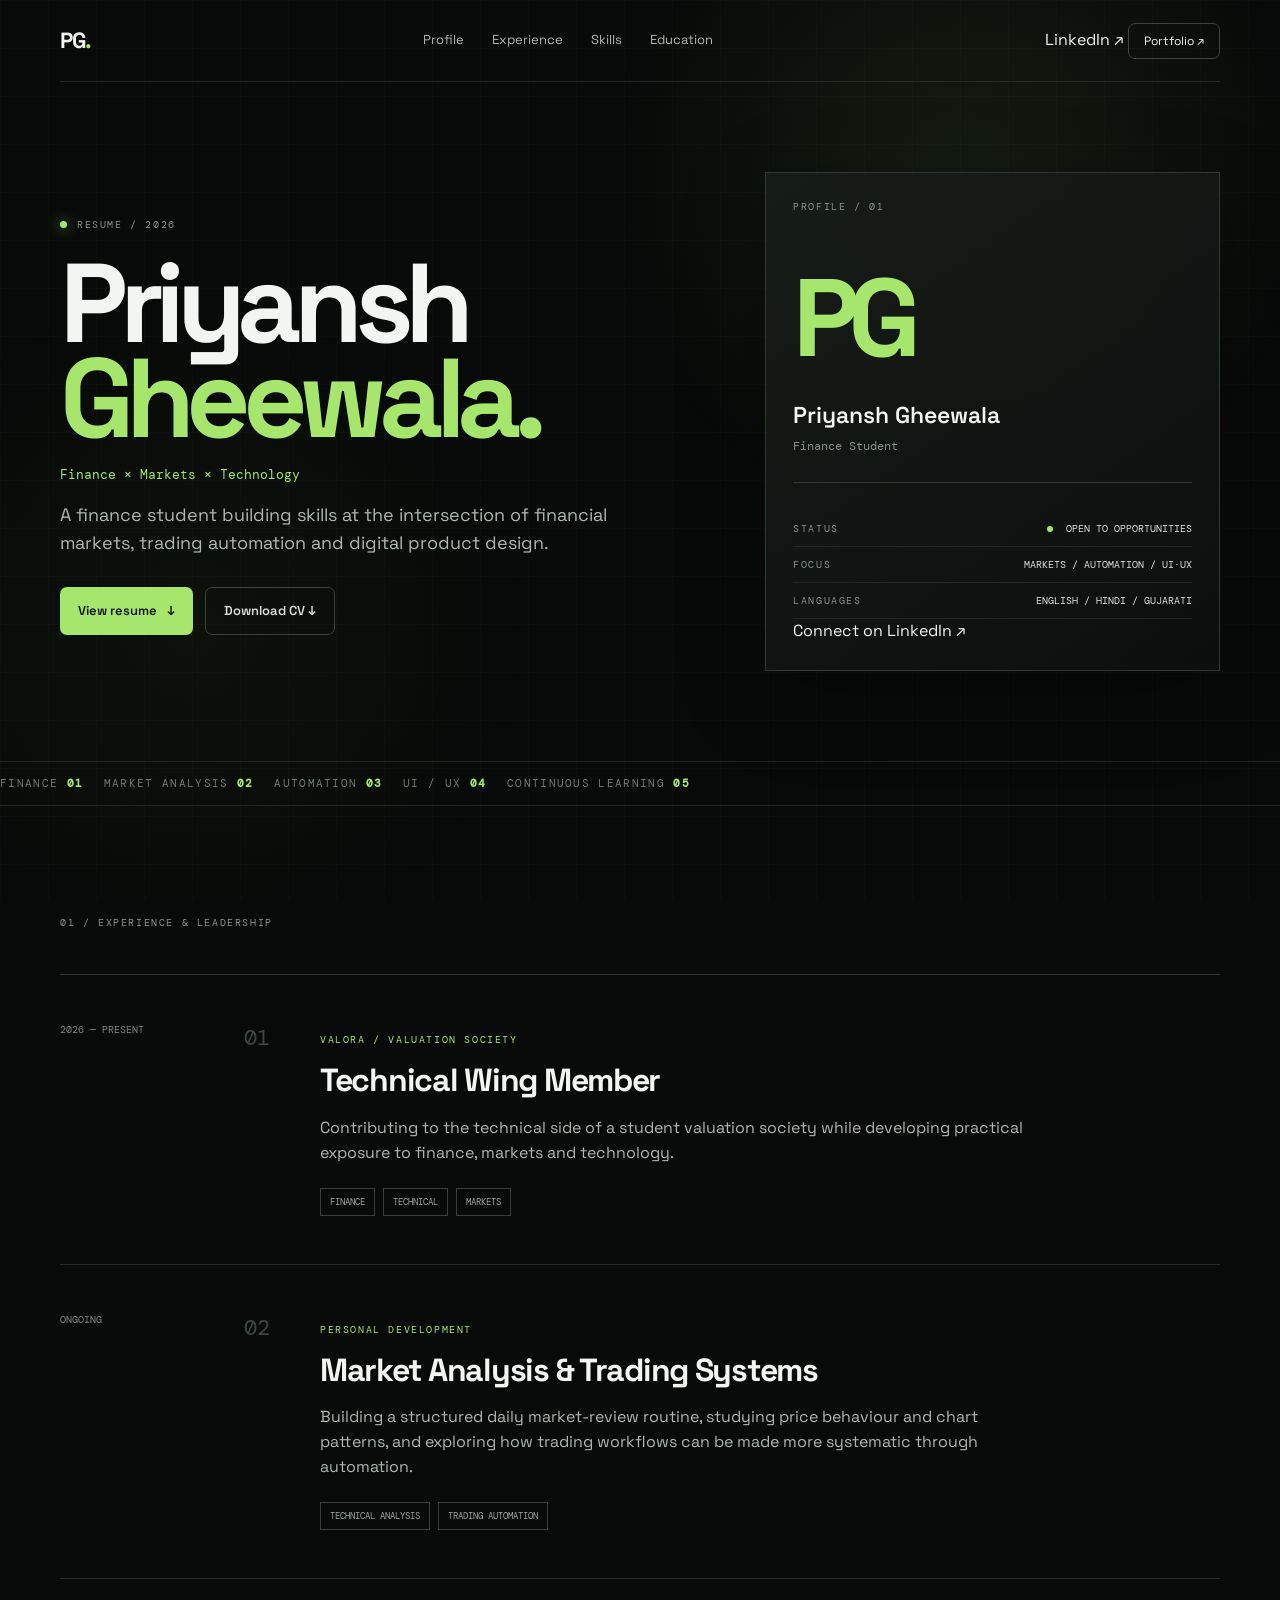
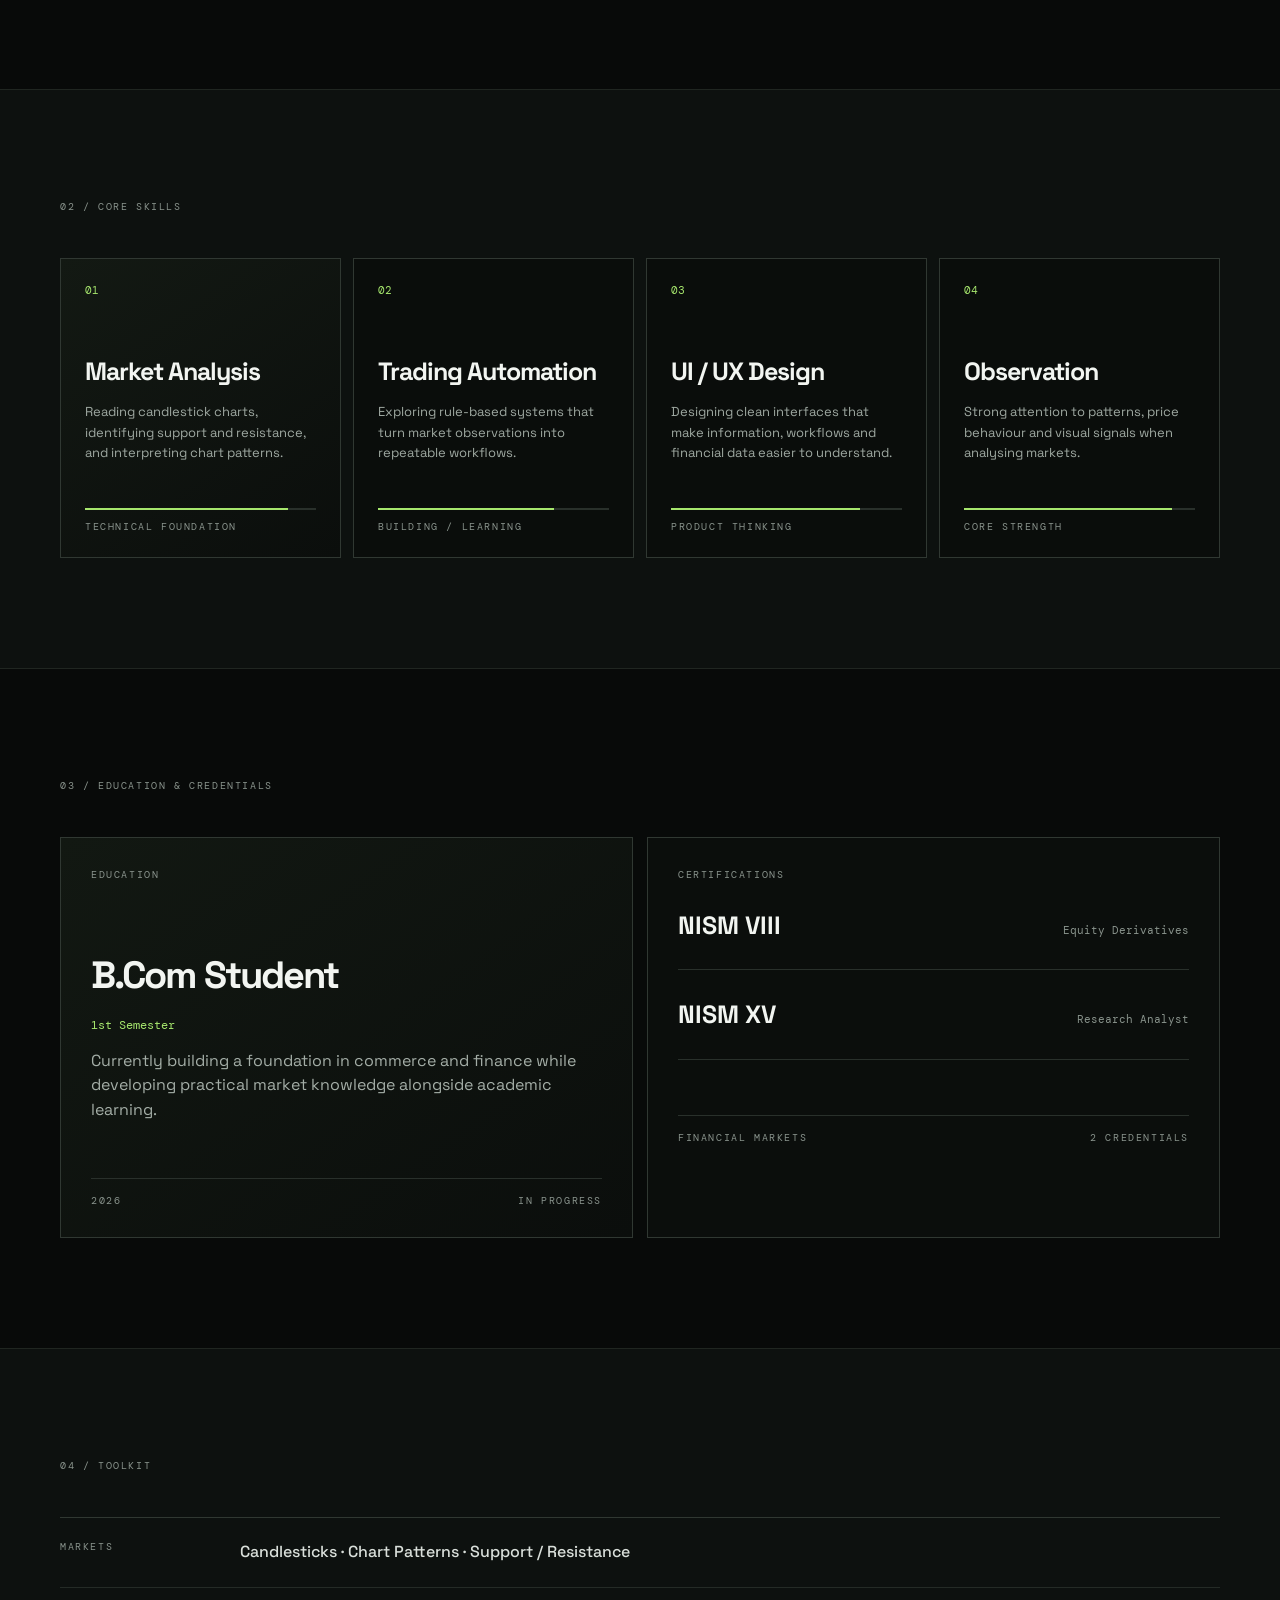
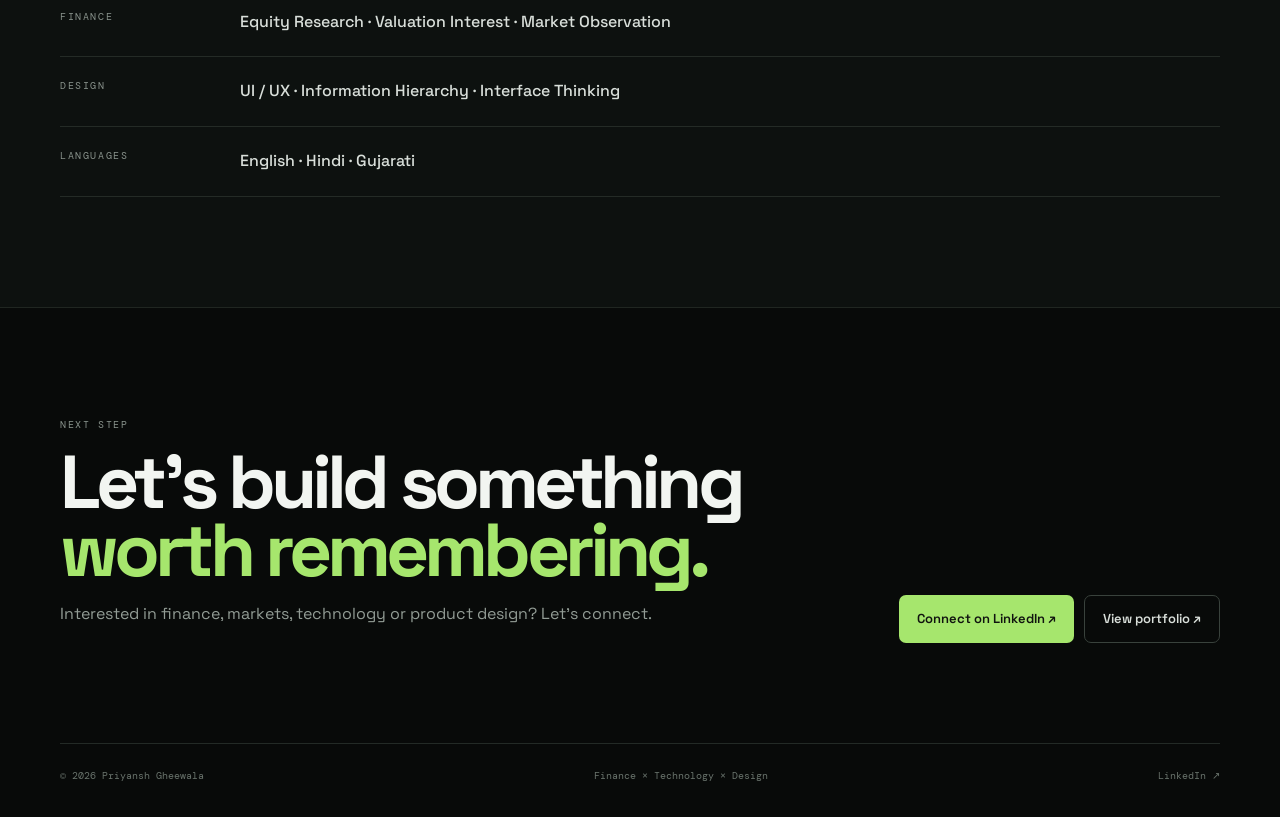
<file: index.html>
<!DOCTYPE html>
<html lang="en">
<head>
  <meta charset="UTF-8" />
  <meta name="viewport" content="width=device-width, initial-scale=1.0" />
  <meta name="description" content="Priyansh Gheewala — modern resume website for finance, markets, trading automation and UI/UX." />
  <meta name="theme-color" content="#0a0c0b" />
  <title>Priyansh Gheewala — Resume</title>
  <link rel="preconnect" href="https://fonts.googleapis.com" />
  <link rel="preconnect" href="https://fonts.gstatic.com" crossorigin />
  <link href="https://fonts.googleapis.com/css2?family=DM+Mono:wght@400;500&family=Space+Grotesk:wght@400;500;600;700&display=swap" rel="stylesheet" />
  <link rel="stylesheet" href="resume.css" />
</head>
<body>
  <div class="noise"></div>
  <header class="nav wrap">
    <a class="brand" href="index.html">PG<span>.</span></a>
    <nav>
      <a href="#profile">Profile</a>
      <a href="#experience">Experience</a>
      <a href="#skills">Skills</a>
      <a href="#education">Education</a>
    </nav>
    <div class="nav-actions">
      <a class="nav-social" href="https://www.linkedin.com/in/priyansh-gheewala-23a47a3ab" target="_blank" rel="noopener noreferrer">LinkedIn ↗</a>
      <a class="nav-cta" href="trading.html">Portfolio ↗</a>
    </div>
  </header>

  <main>
    <section class="hero wrap" id="profile">
      <div class="hero-copy">
        <p class="eyebrow"><span class="pulse"></span> RESUME / 2026</p>
        <h1>Priyansh<br /><em>Gheewala.</em></h1>
        <p class="hero-role">Finance × Markets × Technology</p>
        <p class="hero-text">A finance student building skills at the intersection of financial markets, trading automation and digital product design.</p>
        <div class="hero-actions">
          <a class="button primary" href="#experience">View resume <span>↓</span></a>
          <a class="button ghost" href="Priyansh_Gheewala_Modern_Resume.docx" download>Download CV ↓</a>
        </div>
      </div>

      <aside class="identity-card">
        <div class="card-label">PROFILE / 01</div>
        <div class="initials">PG</div>
        <div class="identity-name">Priyansh Gheewala</div>
        <div class="identity-role">Finance Student</div>
        <div class="identity-line"></div>
        <div class="meta"><span>STATUS</span><strong><i></i> OPEN TO OPPORTUNITIES</strong></div>
        <div class="meta"><span>FOCUS</span><strong>MARKETS / AUTOMATION / UI·UX</strong></div>
        <div class="meta"><span>LANGUAGES</span><strong>ENGLISH / HINDI / GUJARATI</strong></div>
        <a class="profile-link" href="https://www.linkedin.com/in/priyansh-gheewala-23a47a3ab" target="_blank" rel="noopener noreferrer">Connect on LinkedIn ↗</a>
      </aside>
    </section>

    <section class="ticker" aria-hidden="true">
      <div>FINANCE <b>01</b>　 MARKET ANALYSIS <b>02</b>　 AUTOMATION <b>03</b>　 UI / UX <b>04</b>　 CONTINUOUS LEARNING <b>05</b></div>
    </section>

    <section class="section wrap" id="experience">
      <div class="section-label">01 / EXPERIENCE & LEADERSHIP</div>
      <div class="timeline">
        <article class="timeline-item featured">
          <div class="time"><span>2026 — PRESENT</span><b>01</b></div>
          <div class="timeline-content">
            <p class="kicker">VALORA / VALUATION SOCIETY</p>
            <h2>Technical Wing Member</h2>
            <p>Contributing to the technical side of a student valuation society while developing practical exposure to finance, markets and technology.</p>
            <div class="tags"><span>FINANCE</span><span>TECHNICAL</span><span>MARKETS</span></div>
          </div>
        </article>
        <article class="timeline-item">
          <div class="time"><span>ONGOING</span><b>02</b></div>
          <div class="timeline-content">
            <p class="kicker">PERSONAL DEVELOPMENT</p>
            <h2>Market Analysis & Trading Systems</h2>
            <p>Building a structured daily market-review routine, studying price behaviour and chart patterns, and exploring how trading workflows can be made more systematic through automation.</p>
            <div class="tags"><span>TECHNICAL ANALYSIS</span><span>TRADING AUTOMATION</span></div>
          </div>
        </article>
      </div>
    </section>

    <section class="section alt" id="skills">
      <div class="wrap">
        <div class="section-label">02 / CORE SKILLS</div>
        <div class="skills-grid">
          <article class="skill-card primary-card"><span>01</span><h3>Market Analysis</h3><p>Reading candlestick charts, identifying support and resistance, and interpreting chart patterns.</p><div class="skill-meter"><i style="width:88%"></i></div><small>TECHNICAL FOUNDATION</small></article>
          <article class="skill-card"><span>02</span><h3>Trading Automation</h3><p>Exploring rule-based systems that turn market observations into repeatable workflows.</p><div class="skill-meter"><i style="width:76%"></i></div><small>BUILDING / LEARNING</small></article>
          <article class="skill-card"><span>03</span><h3>UI / UX Design</h3><p>Designing clean interfaces that make information, workflows and financial data easier to understand.</p><div class="skill-meter"><i style="width:82%"></i></div><small>PRODUCT THINKING</small></article>
          <article class="skill-card"><span>04</span><h3>Observation</h3><p>Strong attention to patterns, price behaviour and visual signals when analysing markets.</p><div class="skill-meter"><i style="width:90%"></i></div><small>CORE STRENGTH</small></article>
        </div>
      </div>
    </section>

    <section class="section wrap" id="education">
      <div class="section-label">03 / EDUCATION & CREDENTIALS</div>
      <div class="credentials-grid">
        <article class="credential-card education-card">
          <div class="card-label">EDUCATION</div>
          <h2>B.Com Student</h2>
          <p class="credential-sub">1st Semester</p>
          <p>Currently building a foundation in commerce and finance while developing practical market knowledge alongside academic learning.</p>
          <div class="credential-footer"><span>2026</span><span>IN PROGRESS</span></div>
        </article>
        <article class="credential-card">
          <div class="card-label">CERTIFICATIONS</div>
          <div class="cert"><strong>NISM VIII</strong><span>Equity Derivatives</span></div>
          <div class="cert"><strong>NISM XV</strong><span>Research Analyst</span></div>
          <div class="credential-footer"><span>FINANCIAL MARKETS</span><span>2 CREDENTIALS</span></div>
        </article>
      </div>
    </section>

    <section class="section alt">
      <div class="wrap">
        <div class="section-label">04 / TOOLKIT</div>
        <div class="toolkit">
          <div><span>MARKETS</span><strong>Candlesticks · Chart Patterns · Support / Resistance</strong></div>
          <div><span>FINANCE</span><strong>Equity Research · Valuation Interest · Market Observation</strong></div>
          <div><span>DESIGN</span><strong>UI / UX · Information Hierarchy · Interface Thinking</strong></div>
          <div><span>LANGUAGES</span><strong>English · Hindi · Gujarati</strong></div>
        </div>
      </div>
    </section>

    <section class="cta wrap" id="contact">
      <div><p class="eyebrow">NEXT STEP</p><h2>Let's build something<br /><em>worth remembering.</em></h2><p>Interested in finance, markets, technology or product design? Let's connect.</p></div>
      <div class="cta-actions">
        <a class="button primary" href="https://www.linkedin.com/in/priyansh-gheewala-23a47a3ab" target="_blank" rel="noopener noreferrer">Connect on LinkedIn ↗</a>
        <a class="button ghost" href="trading.html">View portfolio ↗</a>
      </div>
    </section>
  </main>

  <footer class="footer wrap"><span>© 2026 Priyansh Gheewala</span><span>Finance × Technology × Design</span><a href="https://www.linkedin.com/in/priyansh-gheewala-23a47a3ab" target="_blank" rel="noopener noreferrer">LinkedIn ↗</a></footer>
  <script src="resume.js"></script>
</body>
</html>
</file>
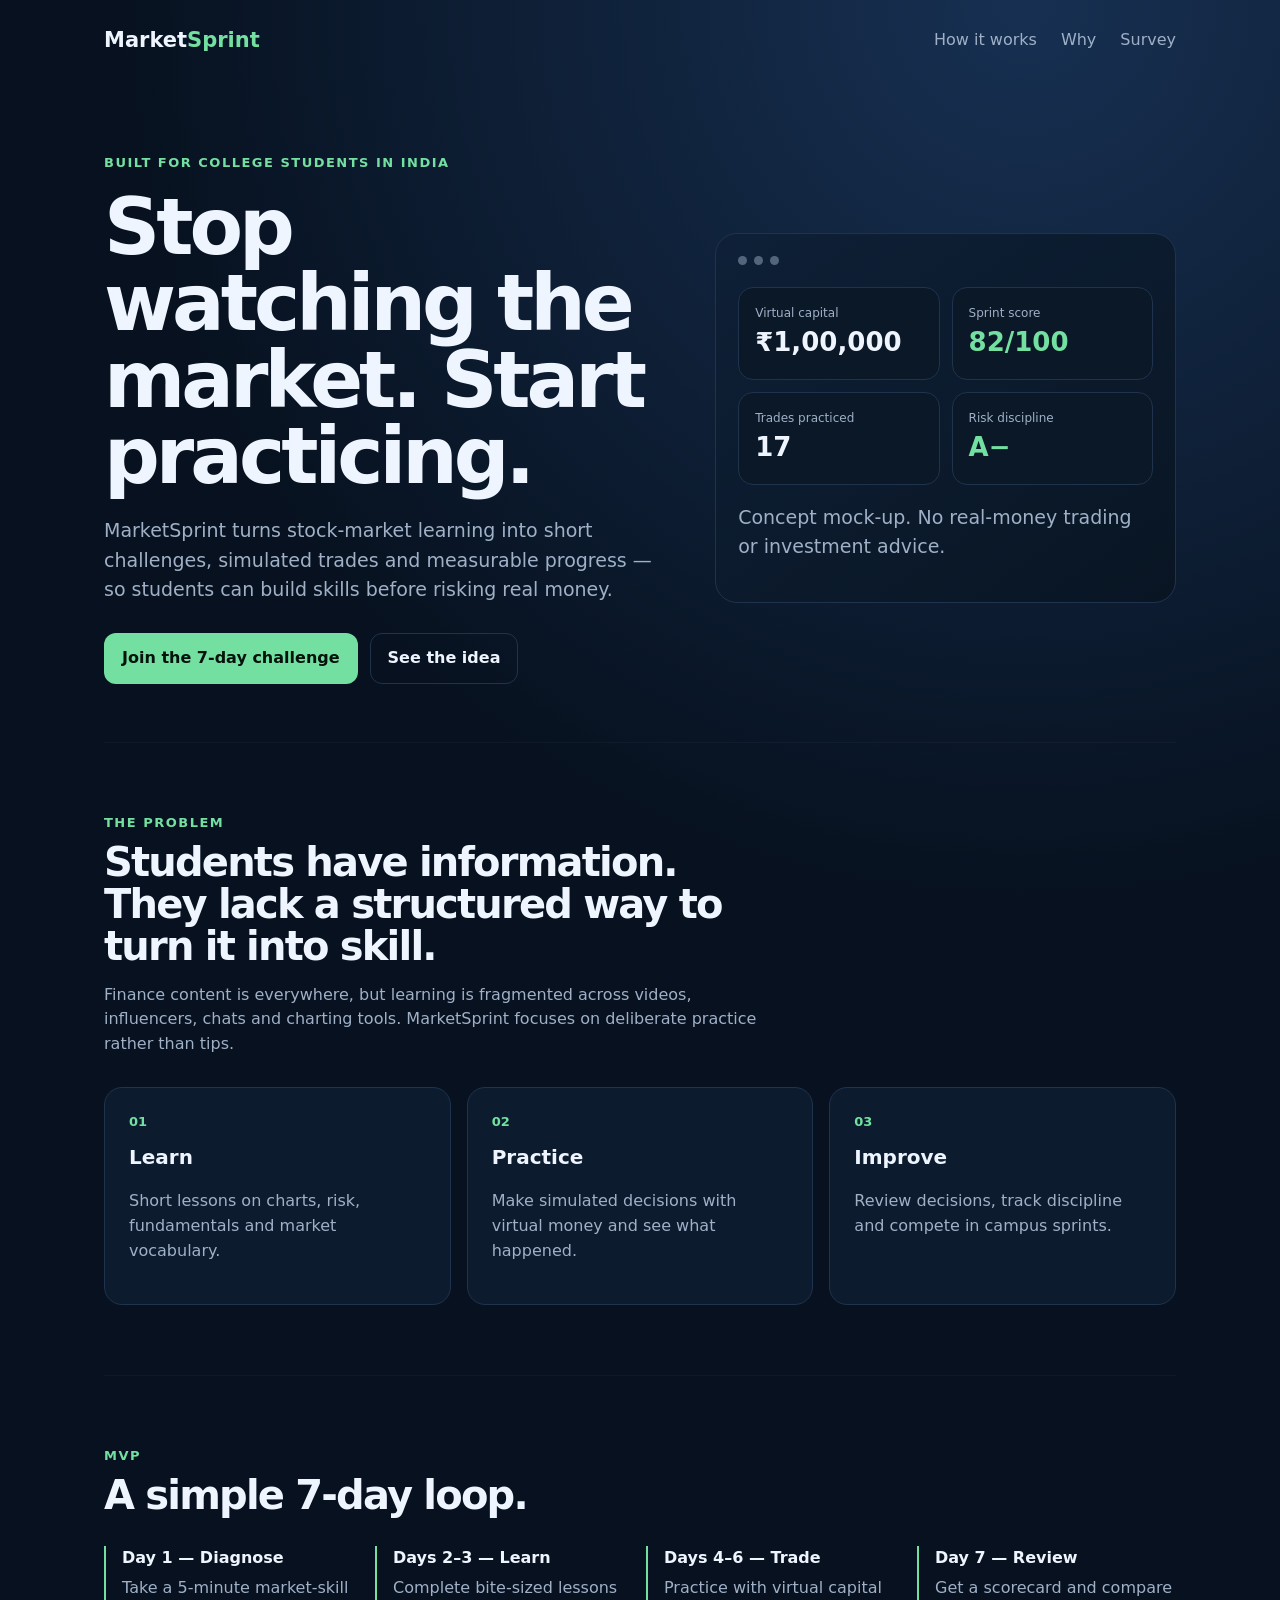
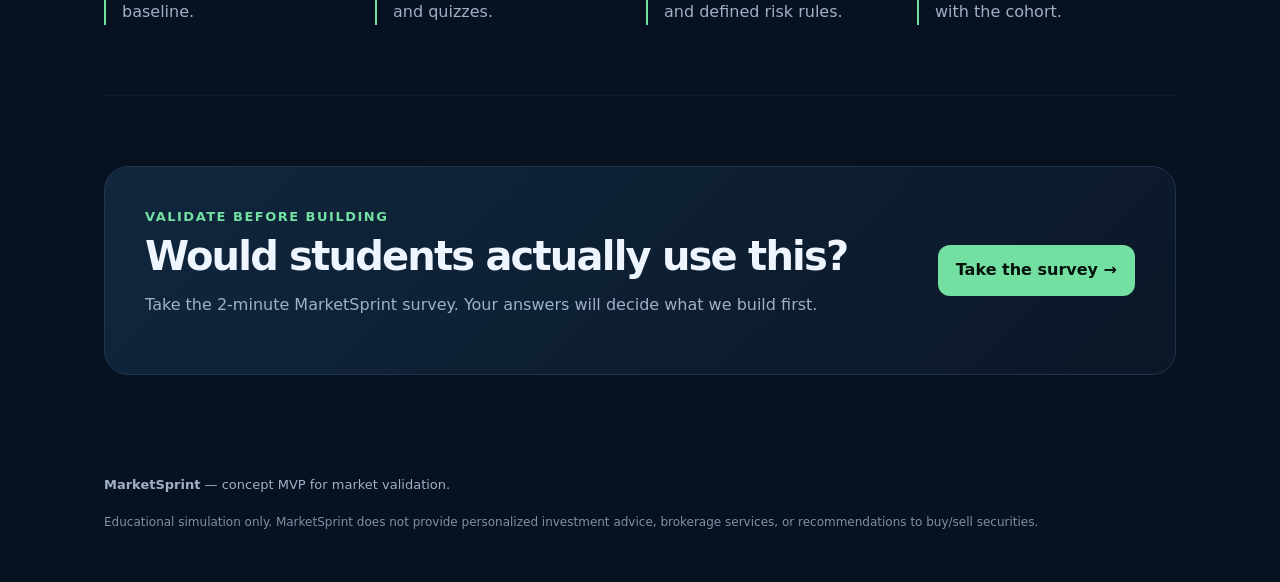
<file: marketsprint/index.html>
<!DOCTYPE html>
<html lang="en"><head><meta charset="UTF-8"><meta name="viewport" content="width=device-width,initial-scale=1"><title>MarketSprint — Learn. Practice. Build conviction.</title><meta name="description" content="A gamified stock-market learning and paper-trading experience for Indian college students."><style>
:root{--bg:#07111f;--card:#0d1b2e;--text:#eef5ff;--muted:#9fb0c7;--line:#20334d;--accent:#73e0a1}*{box-sizing:border-box}body{margin:0;font-family:Inter,system-ui,sans-serif;background:radial-gradient(circle at 80% 0,#173052 0,#07111f 38%);color:var(--text);line-height:1.55}a{color:inherit}.wrap{max-width:1120px;margin:auto;padding:0 24px}.nav{display:flex;justify-content:space-between;align-items:center;padding:24px 0}.logo{font-weight:800;font-size:21px}.logo span{color:var(--accent)}.nav a{color:var(--muted);text-decoration:none;margin-left:24px}.btn{display:inline-block;background:var(--accent);color:#06120c;text-decoration:none;font-weight:800;padding:13px 18px;border-radius:12px}.hero{padding:72px 0 58px;display:grid;grid-template-columns:1.1fr .9fr;gap:48px;align-items:center}.eyebrow{color:var(--accent);font-weight:800;text-transform:uppercase;letter-spacing:1.5px;font-size:13px}h1{font-size:clamp(46px,7vw,78px);line-height:.98;letter-spacing:-4px;margin:16px 0 22px}.hero p{font-size:19px;color:var(--muted)}.actions{display:flex;gap:12px;flex-wrap:wrap;margin-top:28px}.ghost{border:1px solid var(--line);padding:12px 17px;border-radius:12px;text-decoration:none;font-weight:700}.terminal{background:linear-gradient(145deg,#0e2037,#091523);border:1px solid var(--line);border-radius:22px;padding:22px}.top{display:flex;gap:7px;margin-bottom:22px}.dot{width:9px;height:9px;border-radius:50%;background:#53657d}.metric{display:grid;grid-template-columns:1fr 1fr;gap:12px}.box{border:1px solid var(--line);border-radius:15px;padding:16px;background:#0b1828}.label{font-size:12px;color:var(--muted)}.value{font-size:26px;font-weight:800}.up{color:var(--accent)}section{padding:70px 0;border-top:1px solid #ffffff08}.section-head{max-width:680px;margin-bottom:30px}h2{font-size:40px;line-height:1.05;letter-spacing:-1.8px;margin:8px 0 14px}.muted{color:var(--muted)}.grid{display:grid;grid-template-columns:repeat(3,1fr);gap:16px}.card{background:var(--card);border:1px solid var(--line);border-radius:18px;padding:24px}.num{font-size:13px;color:var(--accent);font-weight:800}.card h3{margin:10px 0 8px;font-size:20px}.steps{display:grid;grid-template-columns:repeat(4,1fr);gap:12px}.step{border-left:2px solid var(--accent);padding-left:16px}.step strong{display:block;margin-bottom:5px}.cta{background:linear-gradient(135deg,#10273e,#0b1727);border:1px solid var(--line);border-radius:24px;padding:40px;display:flex;justify-content:space-between;gap:30px;align-items:center}footer{padding:30px 0 50px;color:var(--muted);font-size:13px}.disclaimer{font-size:12px;color:#7f90a7;margin-top:18px}@media(max-width:800px){.hero{grid-template-columns:1fr;padding-top:45px}.grid,.steps{grid-template-columns:1fr 1fr}.cta{display:block}}@media(max-width:520px){.grid,.steps{grid-template-columns:1fr}.nav .links{display:none}h1{letter-spacing:-2.5px}}
</style></head><body><div class="wrap"><nav class="nav"><div class="logo">Market<span>Sprint</span></div><div class="links"><a href="#how">How it works</a><a href="#why">Why</a><a href="#survey">Survey</a></div></nav><main><section class="hero" style="border-top:0"><div><div class="eyebrow">Built for college students in India</div><h1>Stop watching the market. Start practicing.</h1><p>MarketSprint turns stock-market learning into short challenges, simulated trades and measurable progress — so students can build skills before risking real money.</p><div class="actions"><a class="btn" href="https://form.jotform.com/262468968933073" target="_blank">Join the 7-day challenge</a><a class="ghost" href="#why">See the idea</a></div></div><div class="terminal"><div class="top"><span class="dot"></span><span class="dot"></span><span class="dot"></span></div><div class="metric"><div class="box"><div class="label">Virtual capital</div><div class="value">₹1,00,000</div></div><div class="box"><div class="label">Sprint score</div><div class="value up">82/100</div></div><div class="box"><div class="label">Trades practiced</div><div class="value">17</div></div><div class="box"><div class="label">Risk discipline</div><div class="value up">A−</div></div></div><p class="disclaimer">Concept mock-up. No real-money trading or investment advice.</p></div></section><section id="why"><div class="section-head"><div class="eyebrow">The problem</div><h2>Students have information. They lack a structured way to turn it into skill.</h2><p class="muted">Finance content is everywhere, but learning is fragmented across videos, influencers, chats and charting tools. MarketSprint focuses on deliberate practice rather than tips.</p></div><div class="grid"><div class="card"><div class="num">01</div><h3>Learn</h3><p class="muted">Short lessons on charts, risk, fundamentals and market vocabulary.</p></div><div class="card"><div class="num">02</div><h3>Practice</h3><p class="muted">Make simulated decisions with virtual money and see what happened.</p></div><div class="card"><div class="num">03</div><h3>Improve</h3><p class="muted">Review decisions, track discipline and compete in campus sprints.</p></div></div></section><section id="how"><div class="section-head"><div class="eyebrow">MVP</div><h2>A simple 7-day loop.</h2></div><div class="steps"><div class="step"><strong>Day 1 — Diagnose</strong><span class="muted">Take a 5-minute market-skill baseline.</span></div><div class="step"><strong>Days 2–3 — Learn</strong><span class="muted">Complete bite-sized lessons and quizzes.</span></div><div class="step"><strong>Days 4–6 — Trade</strong><span class="muted">Practice with virtual capital and defined risk rules.</span></div><div class="step"><strong>Day 7 — Review</strong><span class="muted">Get a scorecard and compare with the cohort.</span></div></div></section><section id="survey"><div class="cta"><div><div class="eyebrow">Validate before building</div><h2>Would students actually use this?</h2><p class="muted">Take the 2-minute MarketSprint survey. Your answers will decide what we build first.</p></div><a class="btn" href="https://form.jotform.com/262468968933073" target="_blank">Take the survey →</a></div></section></main><footer><strong>MarketSprint</strong> — concept MVP for market validation.<div class="disclaimer">Educational simulation only. MarketSprint does not provide personalized investment advice, brokerage services, or recommendations to buy/sell securities.</div></footer></div></body></html>
</file>
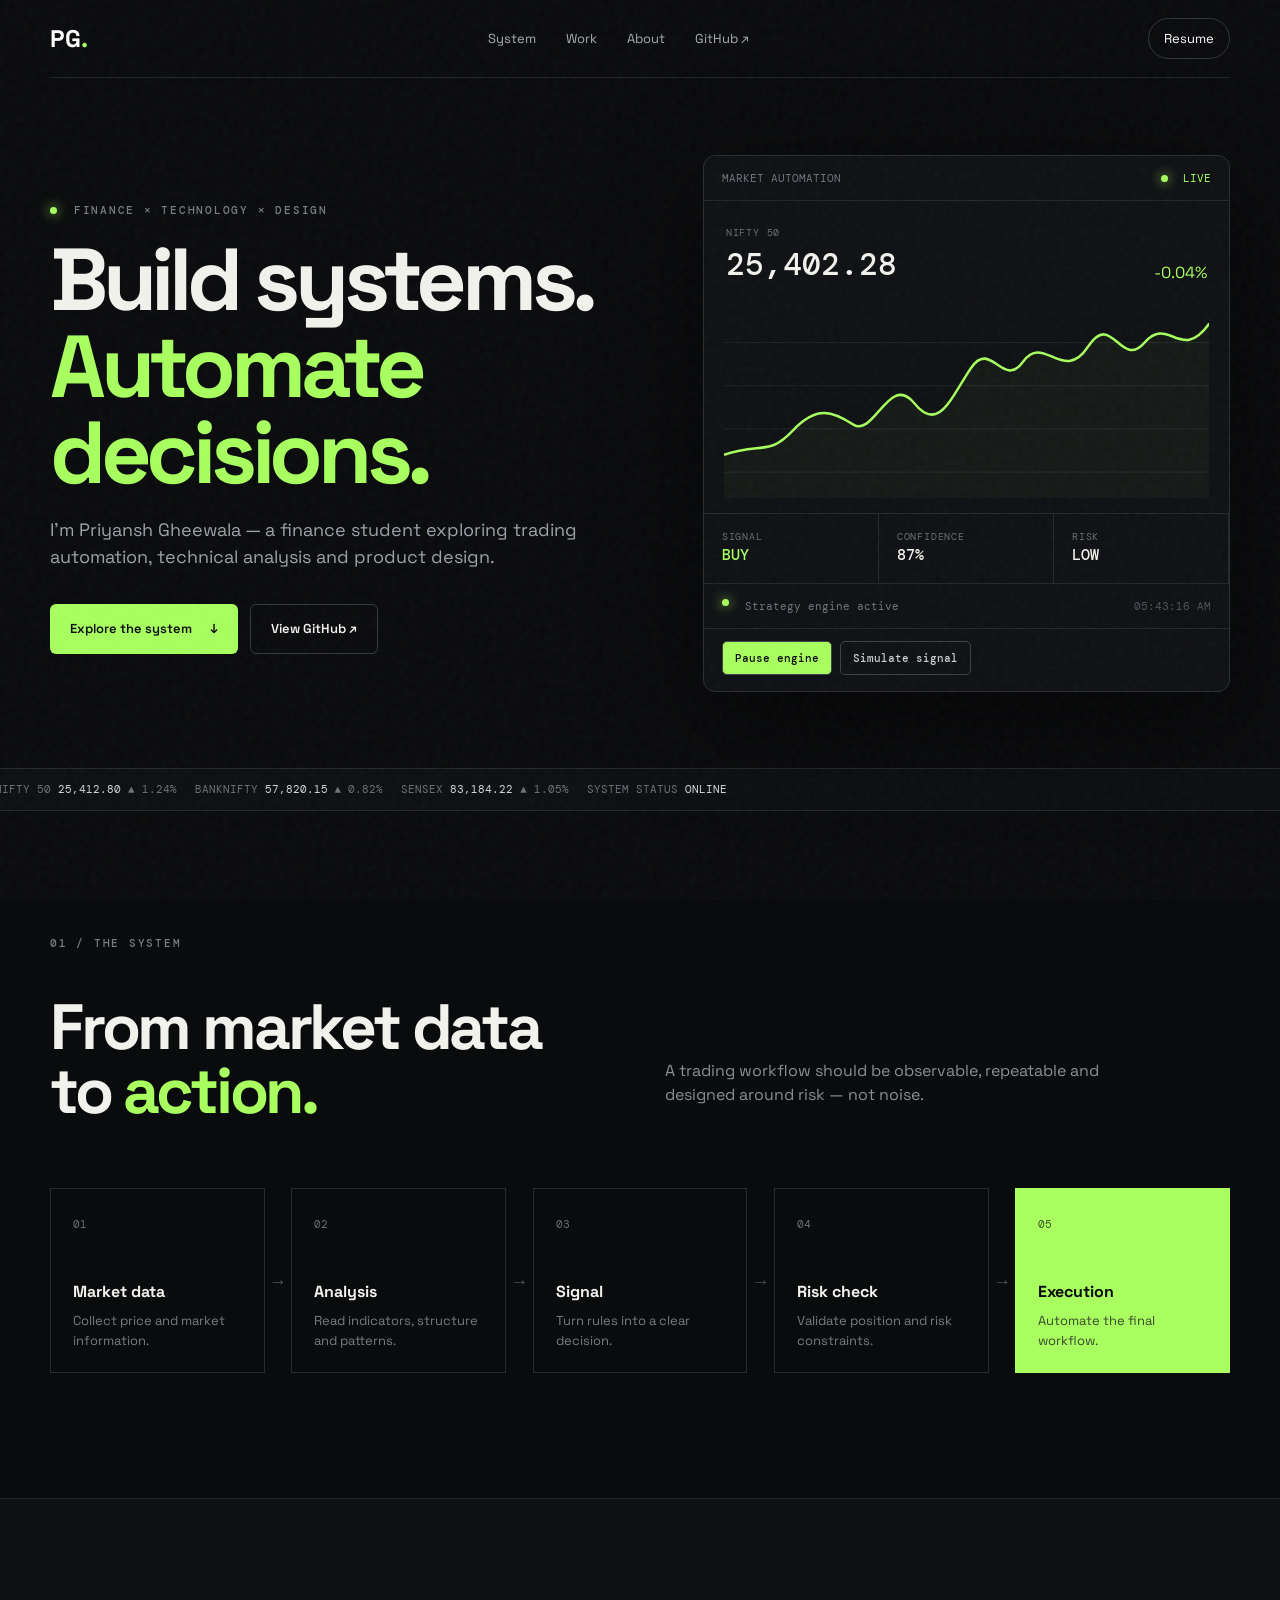
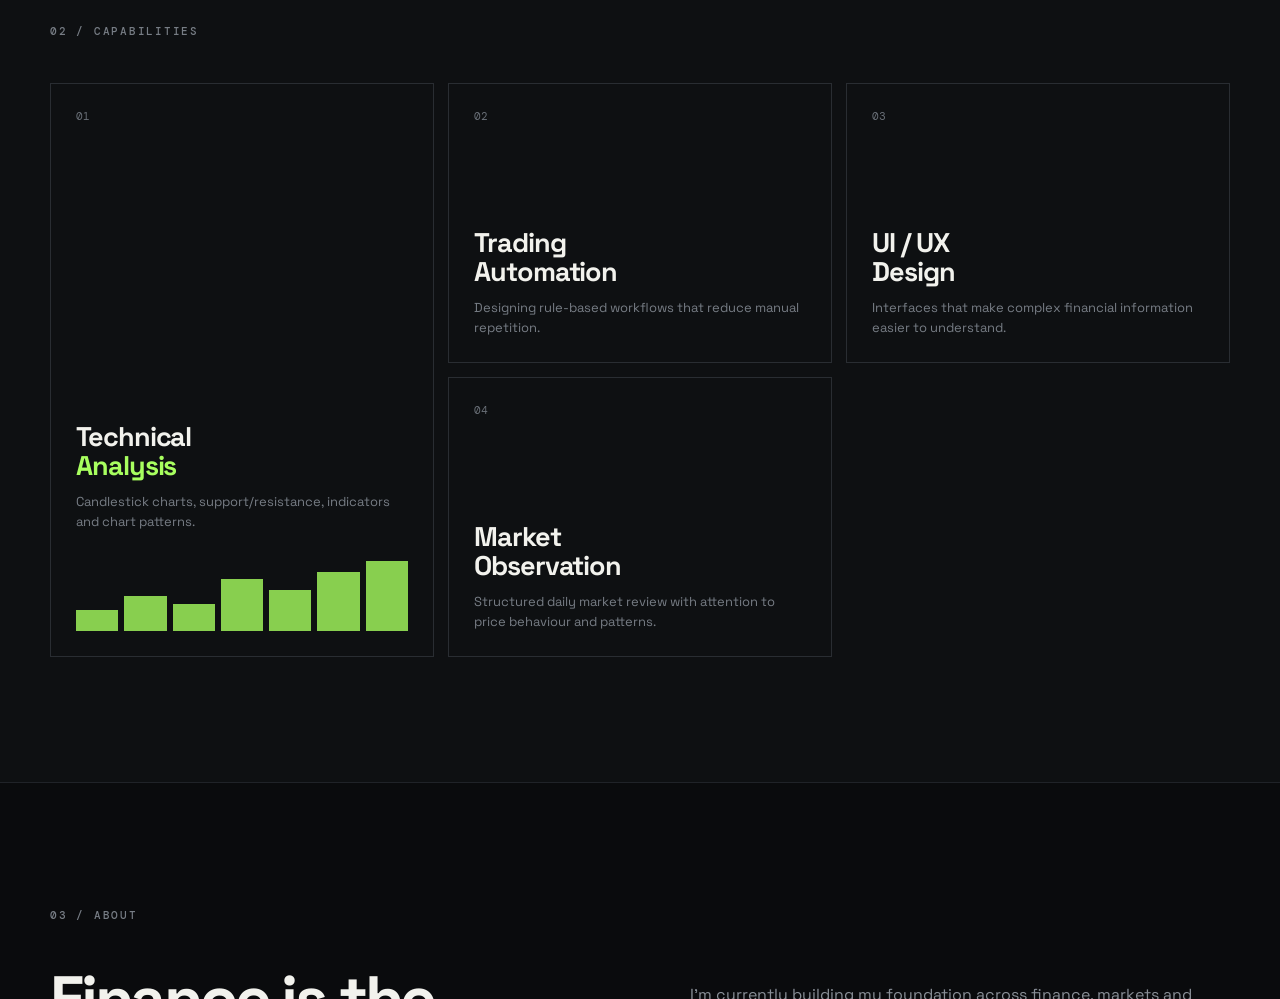
<file: portfolio.html>
<!DOCTYPE html>
<html lang="en">
<head>
  <meta charset="UTF-8">
  <meta name="viewport" content="width=device-width, initial-scale=1.0">
  <meta http-equiv="refresh" content="0;url=trading.html">
  <link rel="canonical" href="trading.html">
  <title>Priyansh Gheewala — Trading Automation</title>
</head>
<body>
  <p>Opening trading portfolio…</p>
  <a href="trading.html">Continue to trading portfolio</a>
</body>
</html>
</file>
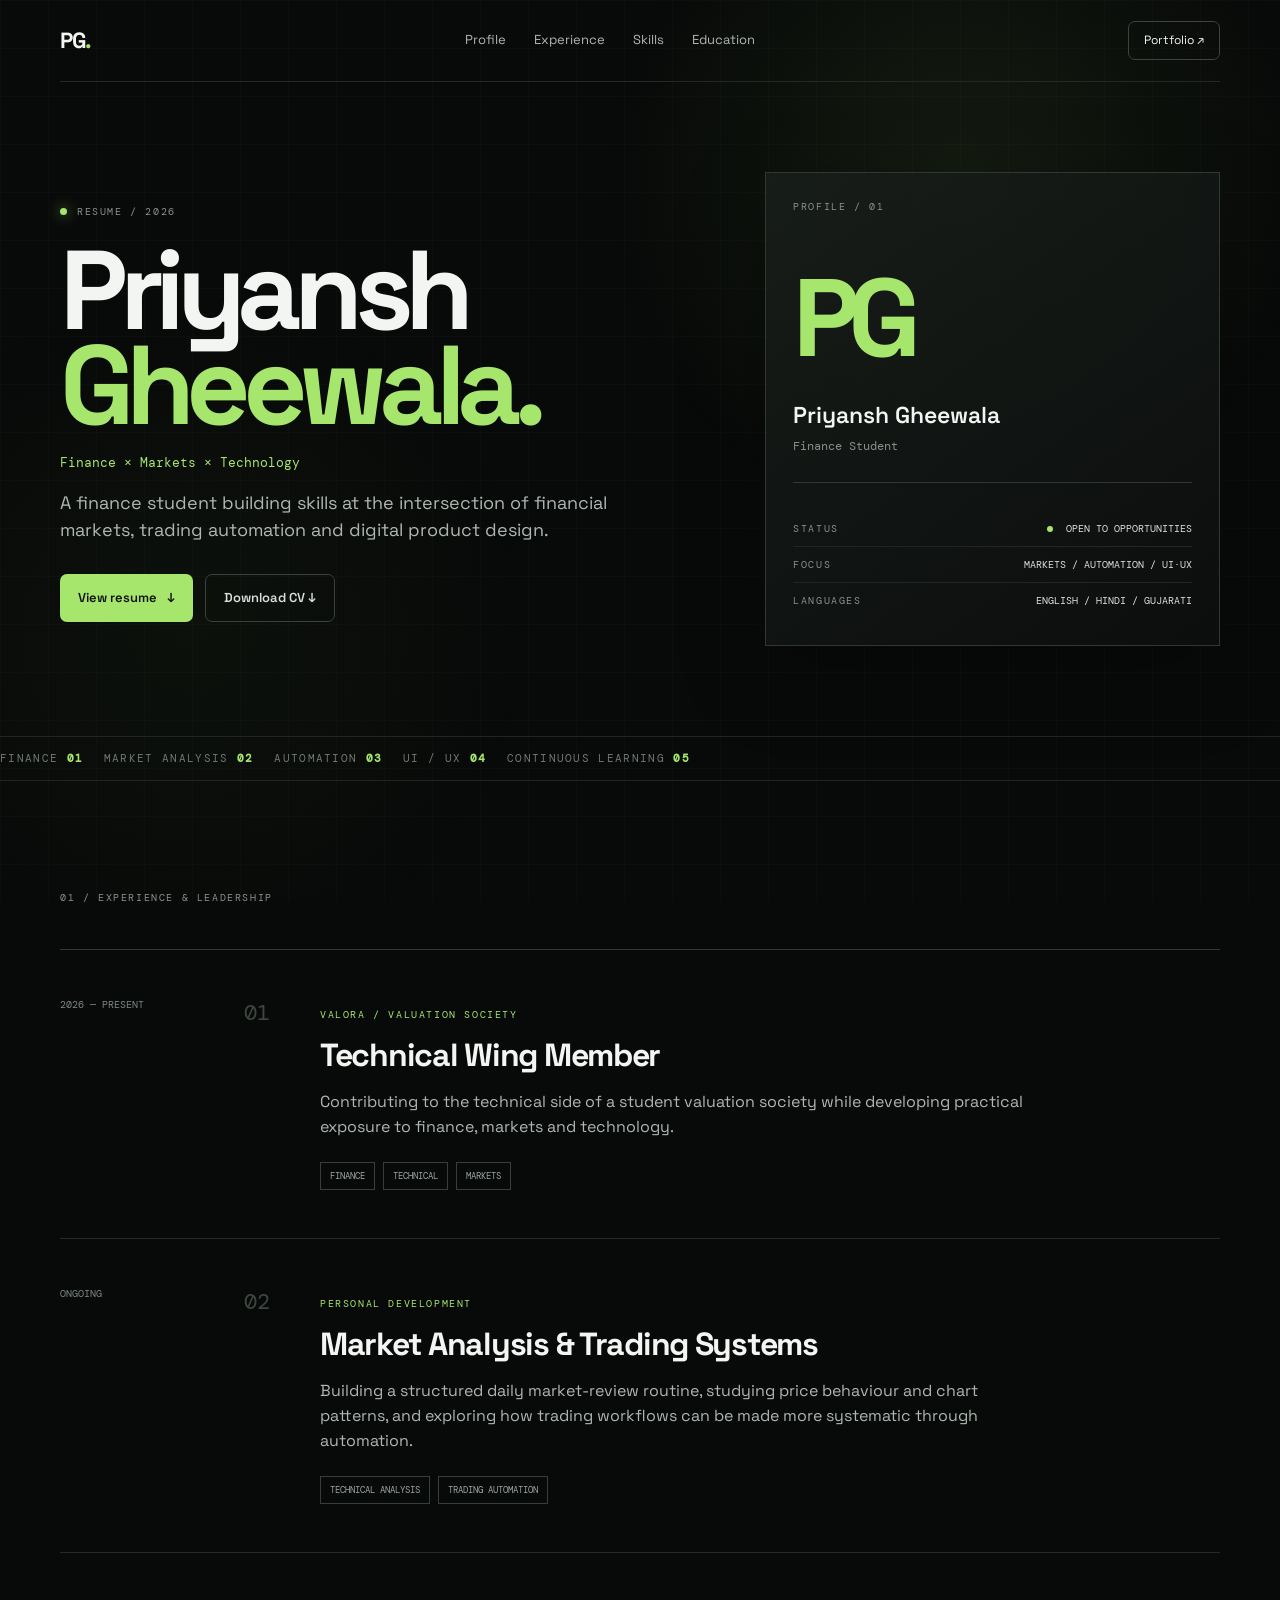
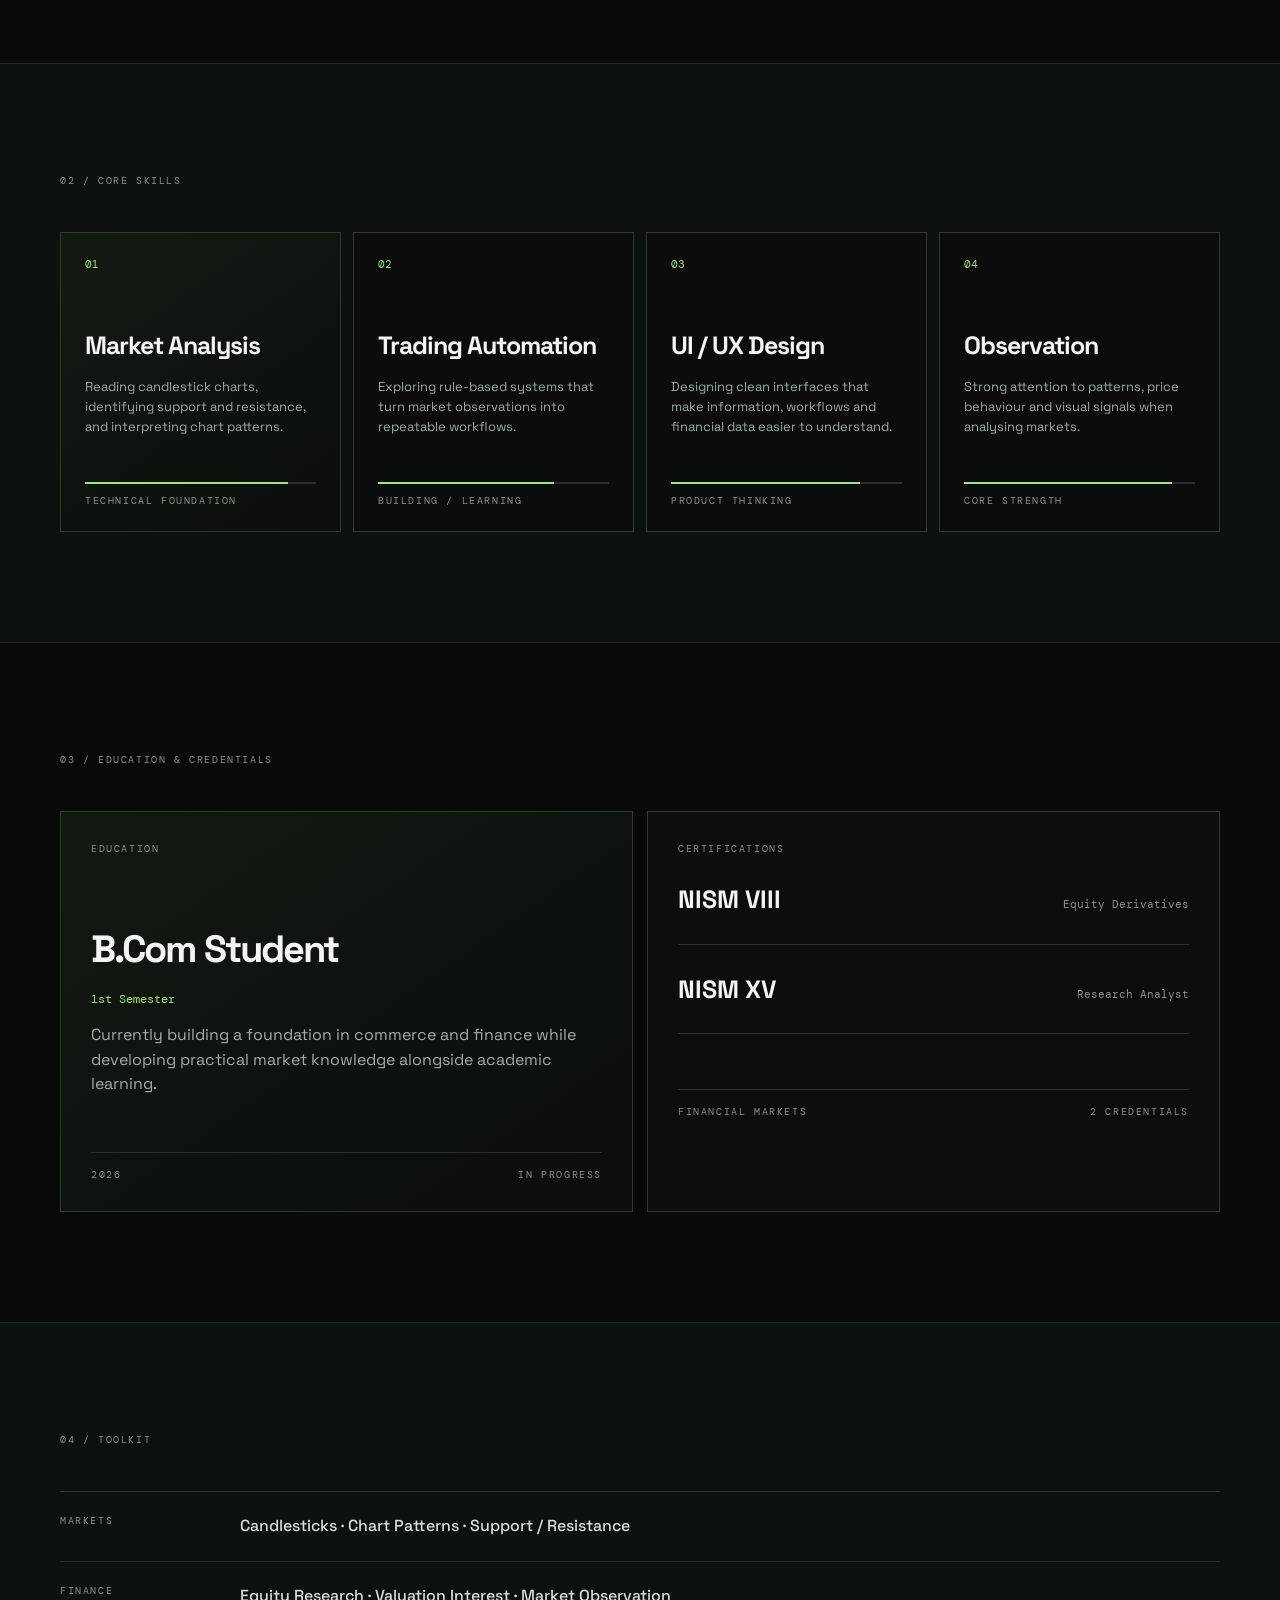
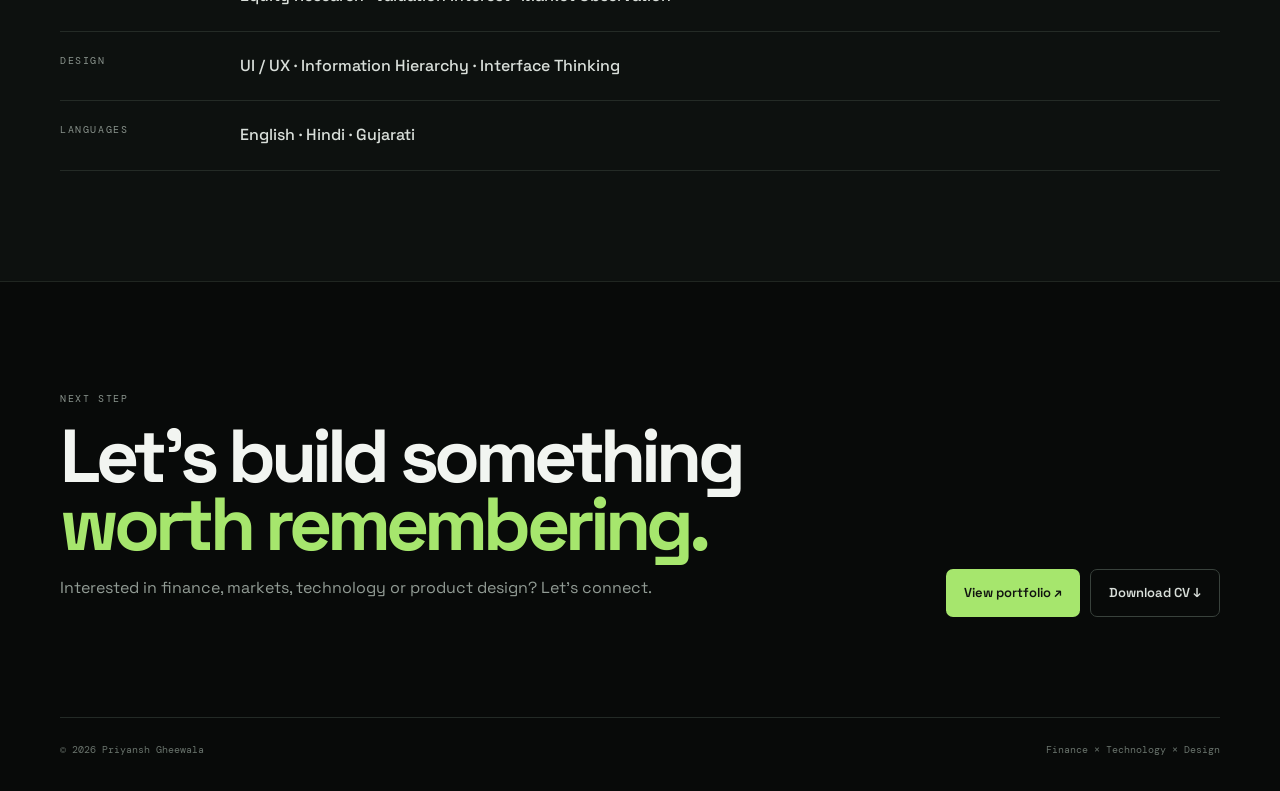
<file: resume.html>
<!DOCTYPE html>
<html lang="en">
<head>
  <meta charset="UTF-8" />
  <meta name="viewport" content="width=device-width, initial-scale=1.0" />
  <meta name="description" content="Priyansh Gheewala — modern resume website for finance, markets, trading automation and UI/UX." />
  <meta name="theme-color" content="#0a0c0b" />
  <title>Priyansh Gheewala — Resume</title>
  <link rel="preconnect" href="https://fonts.googleapis.com" />
  <link rel="preconnect" href="https://fonts.gstatic.com" crossorigin />
  <link href="https://fonts.googleapis.com/css2?family=DM+Mono:wght@400;500&family=Space+Grotesk:wght@400;500;600;700&display=swap" rel="stylesheet" />
  <link rel="stylesheet" href="resume.css" />
</head>
<body>
  <div class="noise"></div>
  <header class="nav wrap">
    <a class="brand" href="index.html">PG<span>.</span></a>
    <nav>
      <a href="#profile">Profile</a>
      <a href="#experience">Experience</a>
      <a href="#skills">Skills</a>
      <a href="#education">Education</a>
    </nav>
    <a class="nav-cta" href="trading.html">Portfolio ↗</a>
  </header>

  <main>
    <section class="hero wrap" id="profile">
      <div class="hero-copy">
        <p class="eyebrow"><span class="pulse"></span> RESUME / 2026</p>
        <h1>Priyansh<br /><em>Gheewala.</em></h1>
        <p class="hero-role">Finance × Markets × Technology</p>
        <p class="hero-text">A finance student building skills at the intersection of financial markets, trading automation and digital product design.</p>
        <div class="hero-actions">
          <a class="button primary" href="#experience">View resume <span>↓</span></a>
          <a class="button ghost" href="Priyansh_Gheewala_Modern_Resume.docx" download>Download CV ↓</a>
        </div>
      </div>

      <aside class="identity-card">
        <div class="card-label">PROFILE / 01</div>
        <div class="initials">PG</div>
        <div class="identity-name">Priyansh Gheewala</div>
        <div class="identity-role">Finance Student</div>
        <div class="identity-line"></div>
        <div class="meta"><span>STATUS</span><strong><i></i> OPEN TO OPPORTUNITIES</strong></div>
        <div class="meta"><span>FOCUS</span><strong>MARKETS / AUTOMATION / UI·UX</strong></div>
        <div class="meta"><span>LANGUAGES</span><strong>ENGLISH / HINDI / GUJARATI</strong></div>
      </aside>
    </section>

    <section class="ticker" aria-hidden="true">
      <div>FINANCE <b>01</b>　 MARKET ANALYSIS <b>02</b>　 AUTOMATION <b>03</b>　 UI / UX <b>04</b>　 CONTINUOUS LEARNING <b>05</b></div>
    </section>

    <section class="section wrap" id="experience">
      <div class="section-label">01 / EXPERIENCE & LEADERSHIP</div>
      <div class="timeline">
        <article class="timeline-item featured">
          <div class="time"><span>2026 — PRESENT</span><b>01</b></div>
          <div class="timeline-content">
            <p class="kicker">VALORA / VALUATION SOCIETY</p>
            <h2>Technical Wing Member</h2>
            <p>Contributing to the technical side of a student valuation society while developing practical exposure to finance, markets and technology.</p>
            <div class="tags"><span>FINANCE</span><span>TECHNICAL</span><span>MARKETS</span></div>
          </div>
        </article>
        <article class="timeline-item">
          <div class="time"><span>ONGOING</span><b>02</b></div>
          <div class="timeline-content">
            <p class="kicker">PERSONAL DEVELOPMENT</p>
            <h2>Market Analysis & Trading Systems</h2>
            <p>Building a structured daily market-review routine, studying price behaviour and chart patterns, and exploring how trading workflows can be made more systematic through automation.</p>
            <div class="tags"><span>TECHNICAL ANALYSIS</span><span>TRADING AUTOMATION</span></div>
          </div>
        </article>
      </div>
    </section>

    <section class="section alt" id="skills">
      <div class="wrap">
        <div class="section-label">02 / CORE SKILLS</div>
        <div class="skills-grid">
          <article class="skill-card primary-card"><span>01</span><h3>Market Analysis</h3><p>Reading candlestick charts, identifying support and resistance, and interpreting chart patterns.</p><div class="skill-meter"><i style="width:88%"></i></div><small>TECHNICAL FOUNDATION</small></article>
          <article class="skill-card"><span>02</span><h3>Trading Automation</h3><p>Exploring rule-based systems that turn market observations into repeatable workflows.</p><div class="skill-meter"><i style="width:76%"></i></div><small>BUILDING / LEARNING</small></article>
          <article class="skill-card"><span>03</span><h3>UI / UX Design</h3><p>Designing clean interfaces that make information, workflows and financial data easier to understand.</p><div class="skill-meter"><i style="width:82%"></i></div><small>PRODUCT THINKING</small></article>
          <article class="skill-card"><span>04</span><h3>Observation</h3><p>Strong attention to patterns, price behaviour and visual signals when analysing markets.</p><div class="skill-meter"><i style="width:90%"></i></div><small>CORE STRENGTH</small></article>
        </div>
      </div>
    </section>

    <section class="section wrap" id="education">
      <div class="section-label">03 / EDUCATION & CREDENTIALS</div>
      <div class="credentials-grid">
        <article class="credential-card education-card">
          <div class="card-label">EDUCATION</div>
          <h2>B.Com Student</h2>
          <p class="credential-sub">1st Semester</p>
          <p>Currently building a foundation in commerce and finance while developing practical market knowledge alongside academic learning.</p>
          <div class="credential-footer"><span>2026</span><span>IN PROGRESS</span></div>
        </article>
        <article class="credential-card">
          <div class="card-label">CERTIFICATIONS</div>
          <div class="cert"><strong>NISM VIII</strong><span>Equity Derivatives</span></div>
          <div class="cert"><strong>NISM XV</strong><span>Research Analyst</span></div>
          <div class="credential-footer"><span>FINANCIAL MARKETS</span><span>2 CREDENTIALS</span></div>
        </article>
      </div>
    </section>

    <section class="section alt">
      <div class="wrap">
        <div class="section-label">04 / TOOLKIT</div>
        <div class="toolkit">
          <div><span>MARKETS</span><strong>Candlesticks · Chart Patterns · Support / Resistance</strong></div>
          <div><span>FINANCE</span><strong>Equity Research · Valuation Interest · Market Observation</strong></div>
          <div><span>DESIGN</span><strong>UI / UX · Information Hierarchy · Interface Thinking</strong></div>
          <div><span>LANGUAGES</span><strong>English · Hindi · Gujarati</strong></div>
        </div>
      </div>
    </section>

    <section class="cta wrap" id="contact">
      <div><p class="eyebrow">NEXT STEP</p><h2>Let's build something<br /><em>worth remembering.</em></h2><p>Interested in finance, markets, technology or product design? Let's connect.</p></div>
      <div class="cta-actions">
        <a class="button primary" href="trading.html">View portfolio ↗</a>
        <a class="button ghost" href="Priyansh_Gheewala_Modern_Resume.docx" download>Download CV ↓</a>
      </div>
    </section>
  </main>

  <footer class="footer wrap"><span>© 2026 Priyansh Gheewala</span><span>Finance × Technology × Design</span></footer>
  <script src="resume.js"></script>
</body>
</html>
</file>
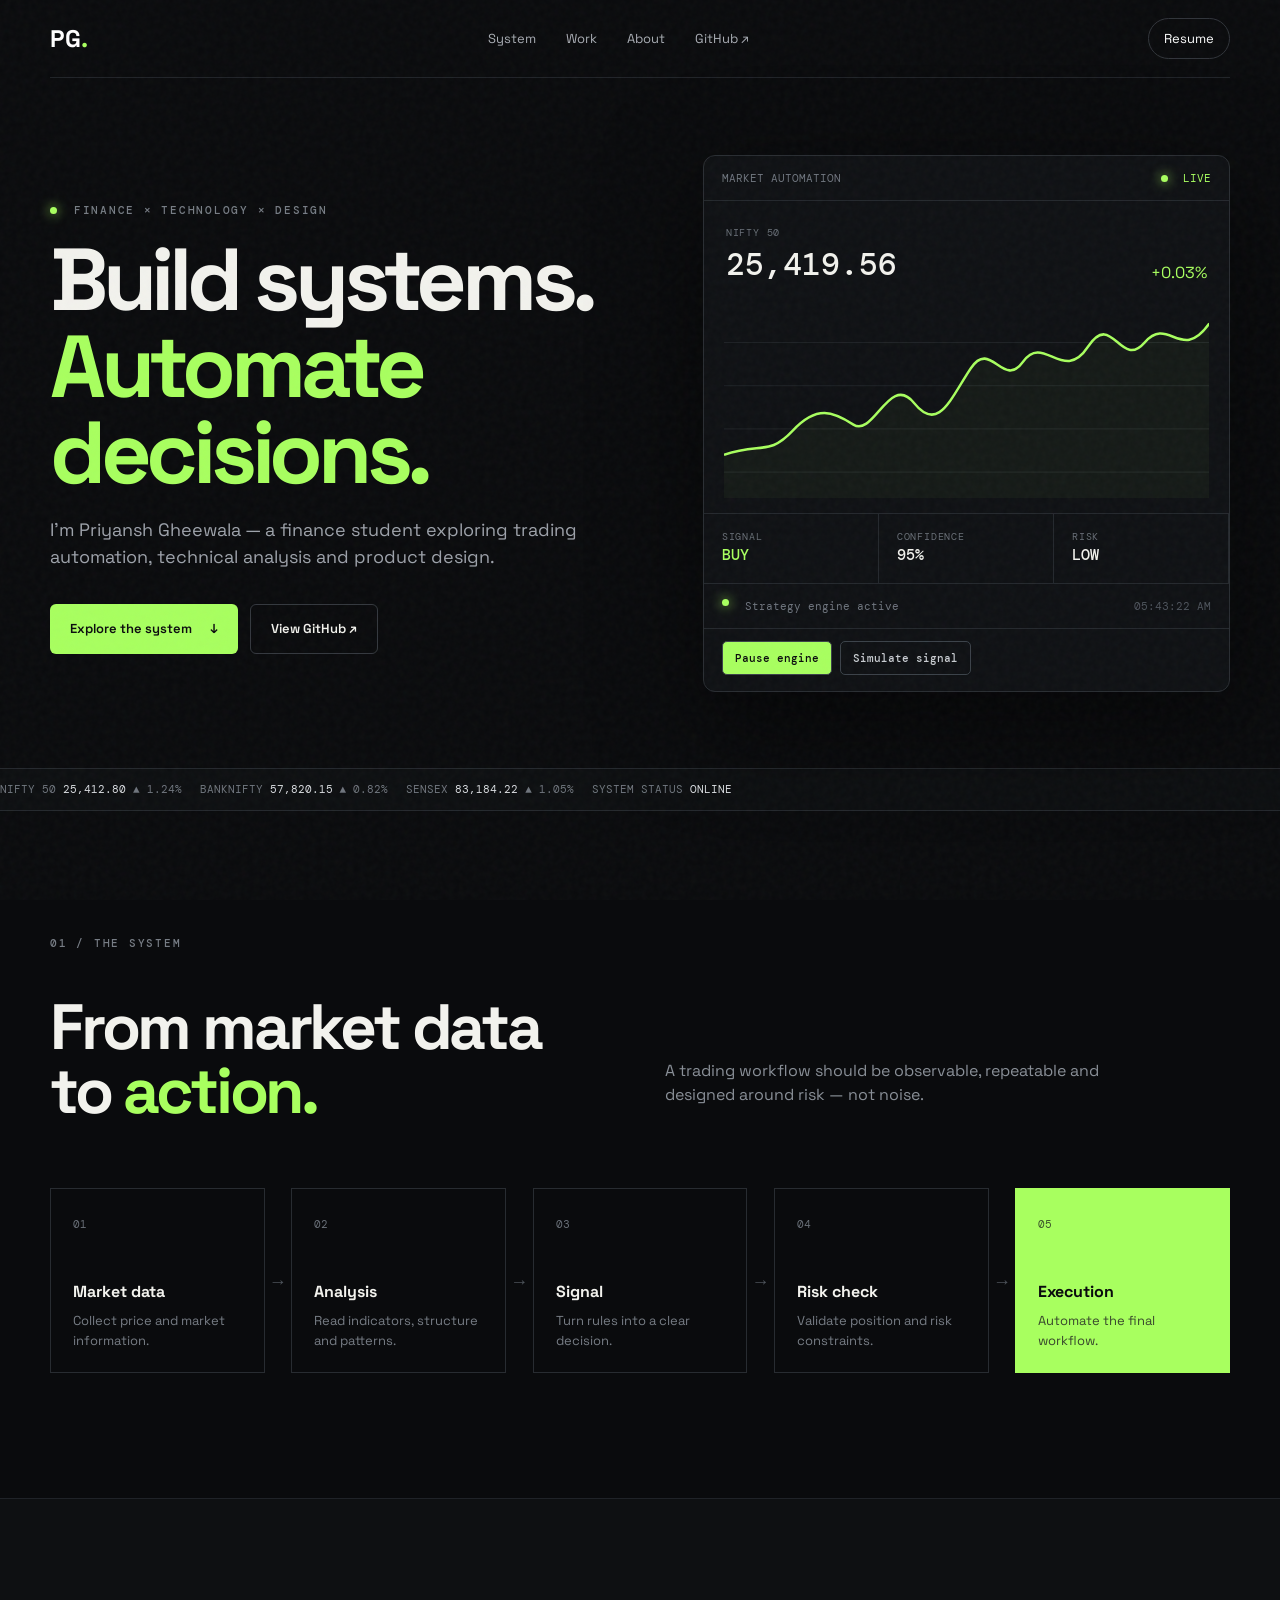
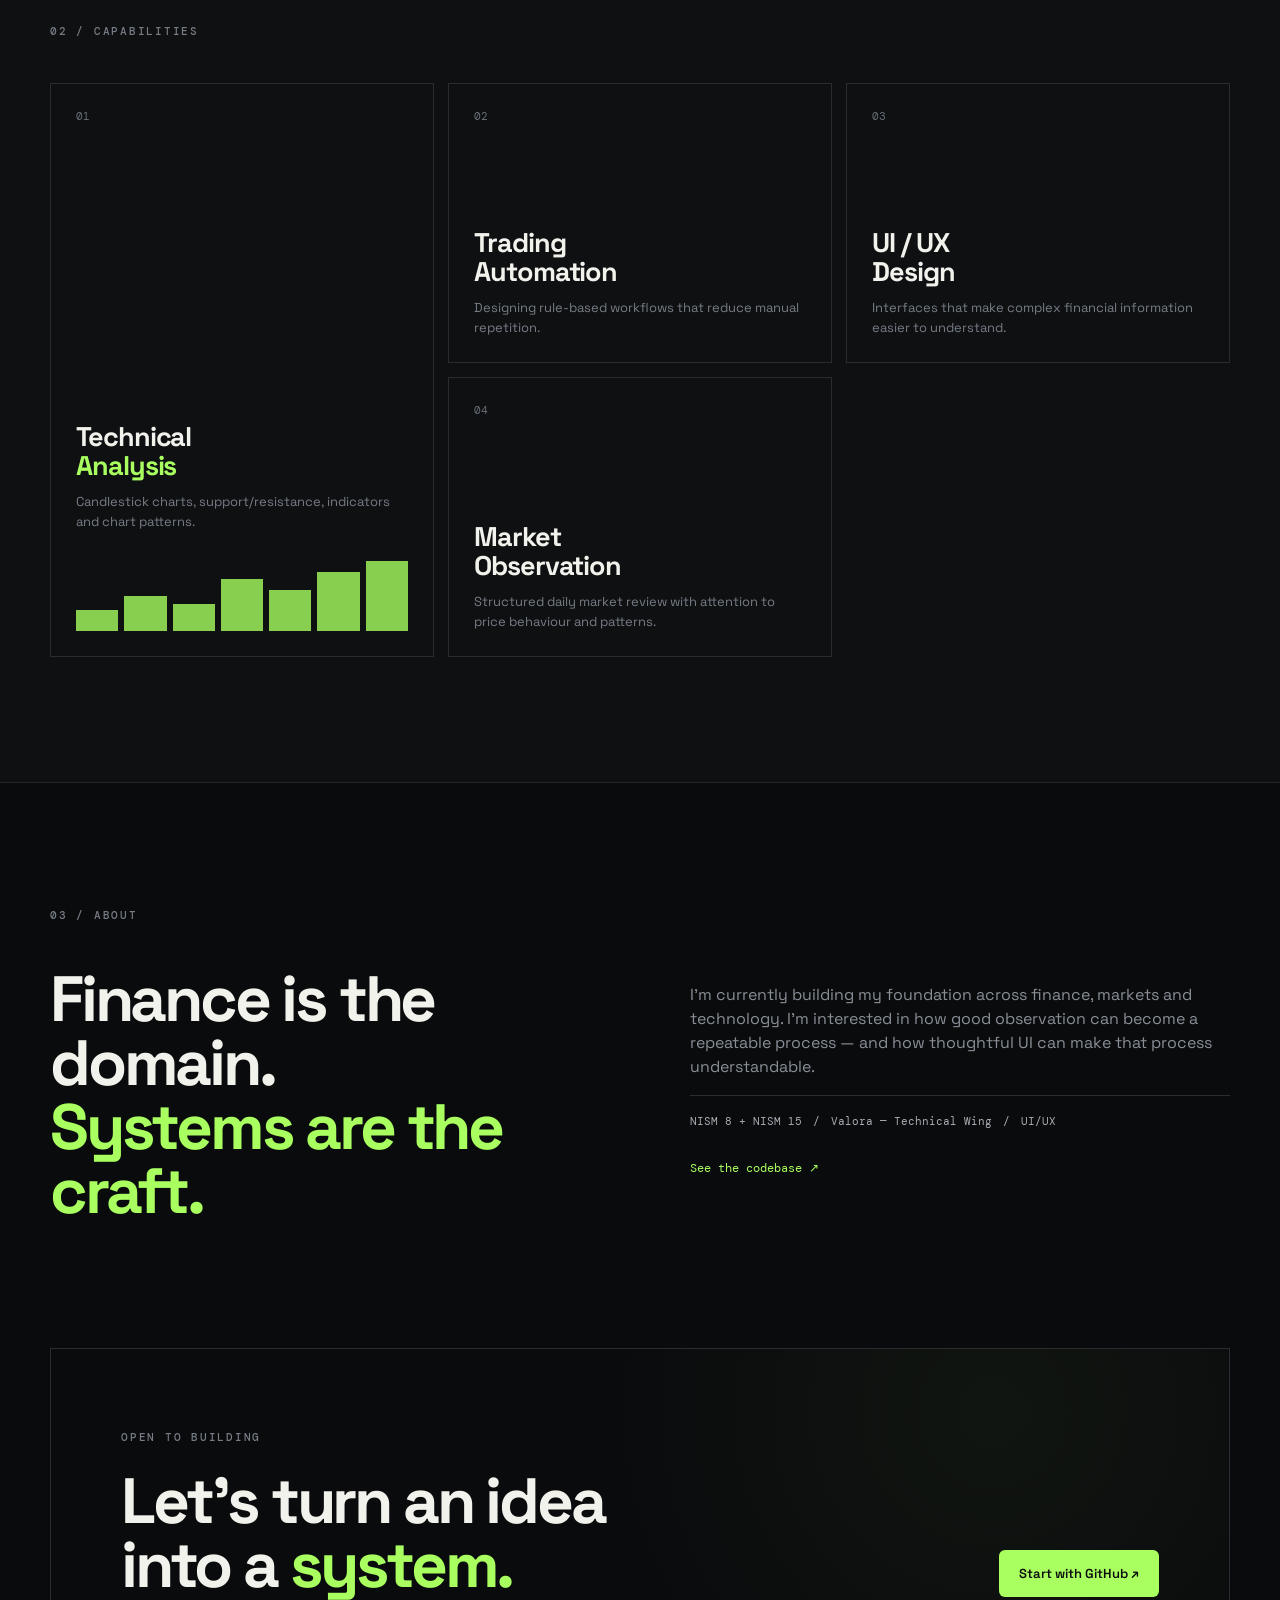
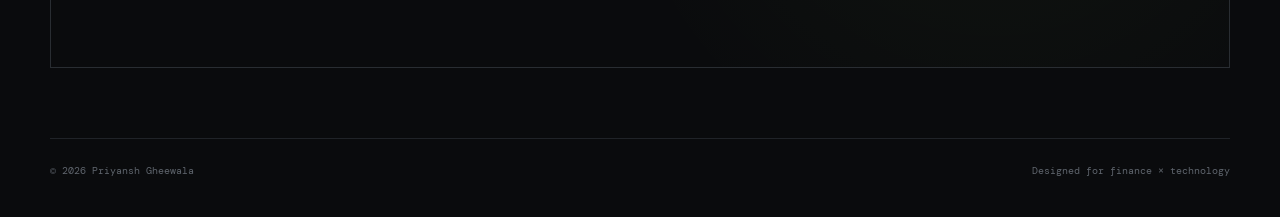
<file: trading.html>
<!DOCTYPE html>
<html lang="en">
<head>
  <meta charset="UTF-8" />
  <meta name="viewport" content="width=device-width, initial-scale=1.0" />
  <meta name="description" content="Priyansh Gheewala — finance, UI/UX and trading automation portfolio." />
  <title>Priyansh Gheewala — Trading Automation</title>
  <link rel="preconnect" href="https://fonts.googleapis.com" />
  <link rel="preconnect" href="https://fonts.gstatic.com" crossorigin />
  <link href="https://fonts.googleapis.com/css2?family=DM+Mono:wght@400;500&family=Space+Grotesk:wght@400;500;600;700&display=swap" rel="stylesheet" />
  <link rel="stylesheet" href="styles.css" />
</head>
<body>
  <div class="noise"></div>
  <header class="nav wrap">
    <a class="brand" href="index.html">PG<span>.</span></a>
    <nav>
      <a href="#system">System</a>
      <a href="#work">Work</a>
      <a href="#about">About</a>
      <a href="https://github.com/priyanshgheewala/AI-Training-day-1" target="_blank" rel="noreferrer">GitHub ↗</a>
    </nav>
    <a class="nav-cta" href="index.html#contact">Resume</a>
  </header>

  <main id="top">
    <section class="hero wrap">
      <div class="hero-copy">
        <p class="eyebrow"><span class="pulse"></span> FINANCE × TECHNOLOGY × DESIGN</p>
        <h1>Build systems.<br /><em>Automate decisions.</em></h1>
        <p class="hero-text">I’m Priyansh Gheewala — a finance student exploring trading automation, technical analysis and product design.</p>
        <div class="hero-actions">
          <a class="button primary" href="#system">Explore the system <span>↓</span></a>
          <a class="button ghost" href="https://github.com/priyanshgheewala/AI-Training-day-1" target="_blank" rel="noreferrer">View GitHub ↗</a>
        </div>
      </div>

      <div class="terminal-card" aria-label="Interactive trading automation dashboard preview">
        <div class="terminal-top"><span>MARKET AUTOMATION</span><span class="live"><i></i> LIVE</span></div>
        <div class="market-head">
          <div><small>NIFTY 50</small><strong id="dashPrice">25,412.80</strong></div>
          <div class="gain" id="dashChange">+0.00%</div>
        </div>
        <div class="chart-wrap">
          <svg viewBox="0 0 600 220" preserveAspectRatio="none" aria-hidden="true">
            <path class="gridline" d="M0 40H600M0 90H600M0 140H600M0 190H600" />
            <path class="area" d="M0 170 C45 155 55 172 85 142 S135 120 160 135 S205 75 235 110 S280 105 305 70 S345 95 370 62 S420 88 450 45 S490 72 520 40 S565 64 600 18 V220H0Z" />
            <path class="line" d="M0 170 C45 155 55 172 85 142 S135 120 160 135 S205 75 235 110 S280 105 305 70 S345 95 370 62 S420 88 450 45 S490 72 520 40 S565 64 600 18" />
          </svg>
        </div>
        <div class="signal-row">
          <div><small>SIGNAL</small><strong class="green" id="dashSignal">BUY</strong></div>
          <div><small>CONFIDENCE</small><strong id="dashConfidence">87%</strong></div>
          <div><small>RISK</small><strong>LOW</strong></div>
        </div>
        <div class="status"><span class="status-dot"></span><span id="engineStatus">Strategy engine active</span><span class="mono" id="dashTime">--:--:--</span></div>
        <div class="dashboard-controls">
          <button class="dash-button" id="engineToggle" type="button">Pause engine</button>
          <button class="dash-button secondary" id="simulateSignal" type="button">Simulate signal</button>
        </div>
      </div>
    </section>

    <section class="ticker" aria-hidden="true"><div>NIFTY 50 <b>25,412.80</b> ▲ 1.24%　 BANKNIFTY <b>57,820.15</b> ▲ 0.82%　 SENSEX <b>83,184.22</b> ▲ 1.05%　 SYSTEM STATUS <b>ONLINE</b></div></section>

    <section class="section wrap" id="system">
      <div class="section-label">01 / THE SYSTEM</div>
      <div class="section-heading"><h2>From market data<br />to <em>action.</em></h2><p>A trading workflow should be observable, repeatable and designed around risk — not noise.</p></div>
      <div class="flow">
        <article><span>01</span><h3>Market data</h3><p>Collect price and market information.</p></article>
        <div class="arrow">→</div>
        <article><span>02</span><h3>Analysis</h3><p>Read indicators, structure and patterns.</p></article>
        <div class="arrow">→</div>
        <article><span>03</span><h3>Signal</h3><p>Turn rules into a clear decision.</p></article>
        <div class="arrow">→</div>
        <article><span>04</span><h3>Risk check</h3><p>Validate position and risk constraints.</p></article>
        <div class="arrow">→</div>
        <article class="active"><span>05</span><h3>Execution</h3><p>Automate the final workflow.</p></article>
      </div>
    </section>

    <section class="section alt" id="work">
      <div class="wrap">
        <div class="section-label">02 / CAPABILITIES</div>
        <div class="cap-grid">
          <article class="cap large"><span>01</span><h3>Technical<br /><em>Analysis</em></h3><p>Candlestick charts, support/resistance, indicators and chart patterns.</p><div class="mini-chart"><i></i><i></i><i></i><i></i><i></i><i></i><i></i></div></article>
          <article class="cap"><span>02</span><h3>Trading<br />Automation</h3><p>Designing rule-based workflows that reduce manual repetition.</p></article>
          <article class="cap"><span>03</span><h3>UI / UX<br />Design</h3><p>Interfaces that make complex financial information easier to understand.</p></article>
          <article class="cap"><span>04</span><h3>Market<br />Observation</h3><p>Structured daily market review with attention to price behaviour and patterns.</p></article>
        </div>
      </div>
    </section>

    <section class="section wrap" id="about">
      <div class="section-label">03 / ABOUT</div>
      <div class="about-grid"><div><h2>Finance is the domain.<br /><em>Systems are the craft.</em></h2></div><div><p>I’m currently building my foundation across finance, markets and technology. I’m interested in how good observation can become a repeatable process — and how thoughtful UI can make that process understandable.</p><p class="mono-line">NISM 8 + NISM 15　/　Valora — Technical Wing　/　UI/UX</p><a class="text-link" href="https://github.com/priyanshgheewala/AI-Training-day-1" target="_blank" rel="noreferrer">See the codebase ↗</a></div></div>
    </section>

    <section class="cta wrap" id="contact"><div><p class="eyebrow">OPEN TO BUILDING</p><h2>Let’s turn an idea<br />into a <em>system.</em></h2></div><a class="button primary" href="https://github.com/priyanshgheewala/AI-Training-day-1" target="_blank" rel="noreferrer">Start with GitHub ↗</a></section>
  </main>

  <footer class="footer wrap"><span>© 2026 Priyansh Gheewala</span><span>Designed for finance × technology</span></footer>
  <script src="dashboard.js"></script>
  <script src="script.js"></script>
</body>
</html>
</file>
<file: resume.css>
*{box-sizing:border-box}html{scroll-behavior:smooth}body{margin:0;background:#080a09;color:#f2f5f1;font-family:'Space Grotesk',sans-serif;line-height:1.55}body:before{content:'';position:fixed;inset:0;z-index:-2;pointer-events:none;background:linear-gradient(rgba(255,255,255,.018) 1px,transparent 1px),linear-gradient(90deg,rgba(255,255,255,.018) 1px,transparent 1px);background-size:48px 48px}body:after{content:'';position:fixed;inset:0;z-index:-1;pointer-events:none;background:radial-gradient(circle at 75% 20%,rgba(166,230,109,.08),transparent 30%),radial-gradient(circle at 15% 70%,rgba(166,230,109,.035),transparent 28%)}a{color:inherit;text-decoration:none}.wrap{width:min(1160px,calc(100% - 48px));margin:auto}.nav{height:82px;display:flex;align-items:center;justify-content:space-between;border-bottom:1px solid #232a26}.brand{font-size:22px;font-weight:700;letter-spacing:-.06em}.brand span,em{color:#a6e66d;font-style:normal}.nav nav{display:flex;gap:28px;font-size:13px;color:#aeb7b0}.nav nav a:hover{color:#a6e66d}.nav-cta{border:1px solid #3b443e;padding:9px 15px;border-radius:7px;font-size:12px}.hero{min-height:650px;padding:90px 0;display:grid;grid-template-columns:1.15fr .85fr;gap:90px;align-items:center}.eyebrow,.card-label,.section-label,.kicker,.meta span,.credential-footer,.toolkit span,.skill-card small{font:10px 'DM Mono',monospace;letter-spacing:.16em;color:#89938c}.eyebrow{display:flex;align-items:center;gap:10px}.pulse{width:7px;height:7px;border-radius:50%;background:#a6e66d;box-shadow:0 0 14px rgba(166,230,109,.8)}.hero h1{font-size:clamp(64px,9vw,112px);line-height:.85;letter-spacing:-.075em;margin:25px 0 20px}.hero-role{font:13px 'DM Mono',monospace;color:#a6e66d}.hero-text{max-width:650px;color:#aeb7b0;font-size:18px}.hero-actions{display:flex;gap:12px;margin-top:30px}.button{display:inline-flex;align-items:center;gap:10px;padding:13px 18px;border-radius:7px;font-size:13px;font-weight:600}.button.primary{background:#a6e66d;color:#10130f}.button.primary:hover{filter:brightness(1.06)}.button.ghost{border:1px solid #39423c;color:#d9dfda}.button.ghost:hover{border-color:#a6e66d}.identity-card{border:1px solid #303832;background:linear-gradient(145deg,rgba(24,29,26,.94),rgba(12,15,13,.94));padding:27px;box-shadow:0 25px 80px rgba(0,0,0,.25)}.initials{font-size:110px;font-weight:700;letter-spacing:-.1em;line-height:1;margin:50px 0 25px;color:#a6e66d}.identity-name{font-size:23px;font-weight:600}.identity-role{font:12px 'DM Mono',monospace;color:#87928b;margin-top:4px}.identity-line{height:1px;background:#303832;margin:28px 0}.meta{display:flex;justify-content:space-between;gap:20px;padding:11px 0;border-bottom:1px solid #202621}.meta:last-child{border:0}.meta strong{font:10px 'DM Mono',monospace;text-align:right;color:#dce2dd}.meta strong i{display:inline-block;width:6px;height:6px;background:#a6e66d;border-radius:50%;margin-right:7px}.ticker{overflow:hidden;white-space:nowrap;border-top:1px solid #202621;border-bottom:1px solid #202621;padding:14px 0;color:#6f7972;font:11px 'DM Mono',monospace;letter-spacing:.12em}.ticker b{color:#a6e66d}.section{padding:110px 0}.section.alt{max-width:none;background:#0d110f;border-top:1px solid #202621;border-bottom:1px solid #202621}.section-label{margin-bottom:45px}.timeline{border-top:1px solid #303832}.timeline-item{display:grid;grid-template-columns:210px 1fr;gap:50px;padding:48px 0;border-bottom:1px solid #252c27}.time{display:flex;justify-content:space-between;align-items:flex-start;font:10px 'DM Mono',monospace;color:#7e8881}.time b{font-size:22px;color:#3d463f;font-weight:400}.timeline-content{max-width:760px}.kicker{color:#a6e66d}.timeline h2{font-size:32px;letter-spacing:-.04em;margin:10px 0}.timeline p:not(.kicker){color:#aeb7b0;margin:0;max-width:720px}.tags{display:flex;gap:8px;margin-top:22px}.tags span{font:9px 'DM Mono',monospace;padding:7px 9px;border:1px solid #353e37;color:#9ba59e}.skills-grid{display:grid;grid-template-columns:repeat(4,1fr);gap:12px}.skill-card{min-height:300px;border:1px solid #303832;padding:24px;background:#0a0d0b;display:flex;flex-direction:column}.skill-card>span{font:11px 'DM Mono',monospace;color:#a6e66d}.skill-card h3{font-size:25px;letter-spacing:-.04em;margin:55px 0 12px}.skill-card p{font-size:13px;color:#9fa9a2;margin:0}.skill-meter{height:2px;background:#29302b;margin-top:auto}.skill-meter i{display:block;height:100%;background:#a6e66d}.skill-card small{margin-top:10px}.primary-card{background:linear-gradient(145deg,#131913,#0b0e0c)}.credentials-grid{display:grid;grid-template-columns:1fr 1fr;gap:14px}.credential-card{border:1px solid #303832;padding:30px;min-height:310px;background:#0b0e0c}.education-card{background:linear-gradient(145deg,#121812,#0b0e0c)}.credential-card h2{font-size:38px;letter-spacing:-.05em;margin:65px 0 3px}.credential-sub{color:#a6e66d;font:12px 'DM Mono',monospace}.credential-card>p:not(.credential-sub){color:#a4aea7;max-width:600px}.credential-footer{display:flex;justify-content:space-between;border-top:1px solid #29302b;margin-top:55px;padding-top:15px}.cert{display:flex;align-items:baseline;justify-content:space-between;border-bottom:1px solid #29302b;padding:25px 0}.cert strong{font-size:25px}.cert span{font:11px 'DM Mono',monospace;color:#89938c}.toolkit{border-top:1px solid #303832}.toolkit div{display:grid;grid-template-columns:180px 1fr;padding:22px 0;border-bottom:1px solid #242b26}.toolkit strong{font-weight:500;color:#d9dfda}.cta{padding:100px 0;display:flex;align-items:flex-end;justify-content:space-between;gap:40px}.cta h2{font-size:clamp(45px,6vw,75px);line-height:.9;letter-spacing:-.065em;margin:18px 0}.cta p:not(.eyebrow){color:#929c95}.cta-actions{display:flex;gap:10px}.footer{border-top:1px solid #232a26;padding:25px 0 35px;display:flex;justify-content:space-between;color:#69736c;font:10px 'DM Mono',monospace}@media(max-width:850px){.nav nav{display:none}.hero{grid-template-columns:1fr;gap:50px;padding:70px 0}.skills-grid{grid-template-columns:1fr 1fr}.timeline-item{grid-template-columns:1fr;gap:20px}.credentials-grid{grid-template-columns:1fr}.cta{display:block}.cta-actions{margin-top:30px}.toolkit div{grid-template-columns:120px 1fr}}@media(max-width:560px){.wrap{width:min(100% - 30px,1160px)}.nav{height:70px}.nav-cta{display:none}.hero h1{font-size:64px}.hero-text{font-size:16px}.hero-actions{flex-direction:column;align-items:flex-start}.skills-grid{grid-template-columns:1fr}.section{padding:75px 0}.timeline h2{font-size:27px}.credential-card h2{font-size:30px}.toolkit div{grid-template-columns:1fr;gap:8px}.footer{display:block}.footer span{display:block;margin:5px 0}}
</file>
<file: styles.css>
*{box-sizing:border-box}html{scroll-behavior:smooth}body{margin:0;background:#0a0b0d;color:#f2f2ed;font-family:'Space Grotesk',sans-serif;line-height:1.5}.noise{position:fixed;inset:0;pointer-events:none;opacity:.035;background-image:url("data:image/svg+xml,%3Csvg viewBox='0 0 180 180' xmlns='http://www.w3.org/2000/svg'%3E%3Cfilter id='n'%3E%3CfeTurbulence type='fractalNoise' baseFrequency='.8' numOctaves='3' stitchTiles='stitch'/%3E%3C/filter%3E%3Crect width='100%25' height='100%25' filter='url(%23n)'/%3E%3C/svg%3E")}.wrap{width:min(1180px,calc(100% - 48px));margin:auto}.nav{height:78px;display:flex;align-items:center;justify-content:space-between;border-bottom:1px solid #202328}.brand{font-size:24px;font-weight:700;color:#fff;text-decoration:none}.brand span,em{color:#a8ff5f;font-style:normal}nav{display:flex;gap:30px}nav a,.nav-cta{color:#a9adb4;text-decoration:none;font-size:13px}.nav-cta{border:1px solid #30343a;padding:10px 15px;border-radius:999px;color:#fff}.hero{min-height:690px;display:grid;grid-template-columns:1.05fr .95fr;align-items:center;gap:70px}.eyebrow,.section-label{font:500 11px 'DM Mono',monospace;letter-spacing:.16em;color:#777d85}.pulse,.live i,.status-dot{display:inline-block;width:7px;height:7px;border-radius:50%;background:#a8ff5f;box-shadow:0 0 12px #a8ff5f;margin-right:8px}.hero h1{font-size:clamp(54px,7vw,88px);line-height:.98;letter-spacing:-.06em;margin:20px 0}.hero-text{max-width:560px;color:#9da2aa;font-size:18px}.hero-actions{display:flex;gap:12px;margin-top:34px}.button{display:inline-flex;align-items:center;gap:18px;padding:14px 20px;border-radius:6px;text-decoration:none;font-size:13px;font-weight:600}.primary{background:#a8ff5f;color:#0a0b0d}.ghost{border:1px solid #34383e;color:#f2f2ed}.terminal-card{border:1px solid #292d32;background:#0f1114;border-radius:12px;box-shadow:0 30px 100px #0008;overflow:hidden}.terminal-top,.status{display:flex;justify-content:space-between;padding:15px 18px;border-bottom:1px solid #24282d;color:#6f757e;font:11px 'DM Mono',monospace}.live{color:#a8ff5f}.market-head{display:flex;justify-content:space-between;align-items:end;padding:25px 22px 8px}.market-head small,.signal-row small{display:block;color:#686e76;font:10px 'DM Mono',monospace;letter-spacing:.08em}.market-head strong{display:block;font:500 31px 'DM Mono',monospace;margin-top:5px}.gain,.green{color:#a8ff5f}.chart-wrap{height:220px;padding:15px 20px}.chart-wrap svg{width:100%;height:100%}.gridline{fill:none;stroke:#22262b;stroke-width:1}.area{fill:#a8ff5f0a}.line{fill:none;stroke:#a8ff5f;stroke-width:3}.signal-row{display:grid;grid-template-columns:repeat(3,1fr);border-top:1px solid #24282d;border-bottom:1px solid #24282d}.signal-row>div{padding:16px 18px;border-right:1px solid #24282d}.signal-row strong{font:500 15px 'DM Mono',monospace}.status{border:0;justify-content:flex-start;gap:8px}.status .mono{margin-left:auto;color:#4e545c}.dashboard-controls{display:flex;gap:8px;padding:12px 18px 16px;border-top:1px solid #24282d}.dash-button{border:1px solid #3b4249;background:#a8ff5f;color:#0a0b0d;border-radius:5px;padding:9px 12px;font:500 11px 'DM Mono',monospace;cursor:pointer}.dash-button.secondary{background:transparent;color:#c9cdd2}.dash-button:hover{filter:brightness(1.08)}.ticker{overflow:hidden;border-block:1px solid #24282d;background:#0d0f11;white-space:nowrap;padding:13px 0;font:11px 'DM Mono',monospace;color:#6f757d}.ticker div{animation:scroll 24s linear infinite}.ticker b{color:#d9dce0;font-weight:400}@keyframes scroll{to{transform:translateX(-30%)}}.section{padding:125px 0}.section-label{margin-bottom:45px}.section-heading{display:grid;grid-template-columns:1fr 1fr;gap:50px;align-items:end}.section-heading h2,.about-grid h2,.cta h2{font-size:clamp(42px,5vw,70px);line-height:1;letter-spacing:-.05em;margin:0}.section-heading p,.about-grid p{color:#898f97;max-width:500px;font-size:16px}.flow{display:flex;align-items:stretch;margin-top:65px}.flow article{flex:1;border:1px solid #282c31;padding:22px;min-height:170px}.flow article.active{background:#a8ff5f;color:#0a0b0d;border-color:#a8ff5f}.flow article span,.cap span{font:11px 'DM Mono',monospace;color:#696f77}.flow .active span{color:#3c552b}.flow h3{margin:45px 0 7px;font-size:16px}.flow p,.cap p{margin:0;color:#777d85;font-size:13px}.flow .active p{color:#38472d}.arrow{display:flex;align-items:center;padding:0 8px;color:#4d535a;font:18px 'DM Mono',monospace}.alt{background:#0e1012;border-block:1px solid #202328}.cap-grid{display:grid;grid-template-columns:1fr 1fr 1fr;gap:14px}.cap{min-height:280px;border:1px solid #292d32;padding:25px;display:flex;flex-direction:column}.cap.large{grid-row:span 2;min-height:574px}.cap h3{font-size:27px;line-height:1.05;margin:auto 0 12px;letter-spacing:-.04em}.mini-chart{height:70px;display:flex;align-items:end;gap:6px;margin-top:30px}.mini-chart i{display:block;flex:1;background:#a8ff5f;height:30%;opacity:.8}.mini-chart i:nth-child(2){height:50%}.mini-chart i:nth-child(3){height:38%}.mini-chart i:nth-child(4){height:75%}.mini-chart i:nth-child(5){height:58%}.mini-chart i:nth-child(6){height:85%}.mini-chart i:nth-child(7){height:100%}.about-grid{display:grid;grid-template-columns:1fr 1fr;gap:100px}.about-grid p{max-width:580px}.mono-line{font:11px 'DM Mono',monospace!important;color:#a8adb4!important;border-top:1px solid #292d32;padding-top:18px}.text-link{display:inline-block;margin-top:20px;color:#a8ff5f;text-decoration:none;font:12px 'DM Mono',monospace}.cta{border:1px solid #292d32;padding:70px;display:flex;justify-content:space-between;align-items:end;margin-bottom:70px;background:radial-gradient(circle at 80% 20%,#a8ff5f0b,transparent 40%)}.cta .eyebrow{margin-bottom:25px}.footer{border-top:1px solid #202328;padding:25px 0 40px;display:flex;justify-content:space-between;color:#5f656d;font:10px 'DM Mono',monospace}@media(max-width:850px){.nav nav{display:none}.hero,.section-heading,.about-grid{grid-template-columns:1fr}.hero{padding:70px 0;gap:50px}.flow{flex-direction:column}.arrow{justify-content:center;padding:7px}.cap-grid{grid-template-columns:1fr}.cap.large{grid-row:auto;min-height:350px}.cta{margin-inline:24px;padding:40px 28px;display:block}.cta .button{margin-top:35px}.footer{display:block}.footer span{display:block;margin-bottom:8px}.wrap{width:min(100% - 32px,1180px)}.dashboard-controls{flex-wrap:wrap}.dash-button{flex:1}}
</file>
